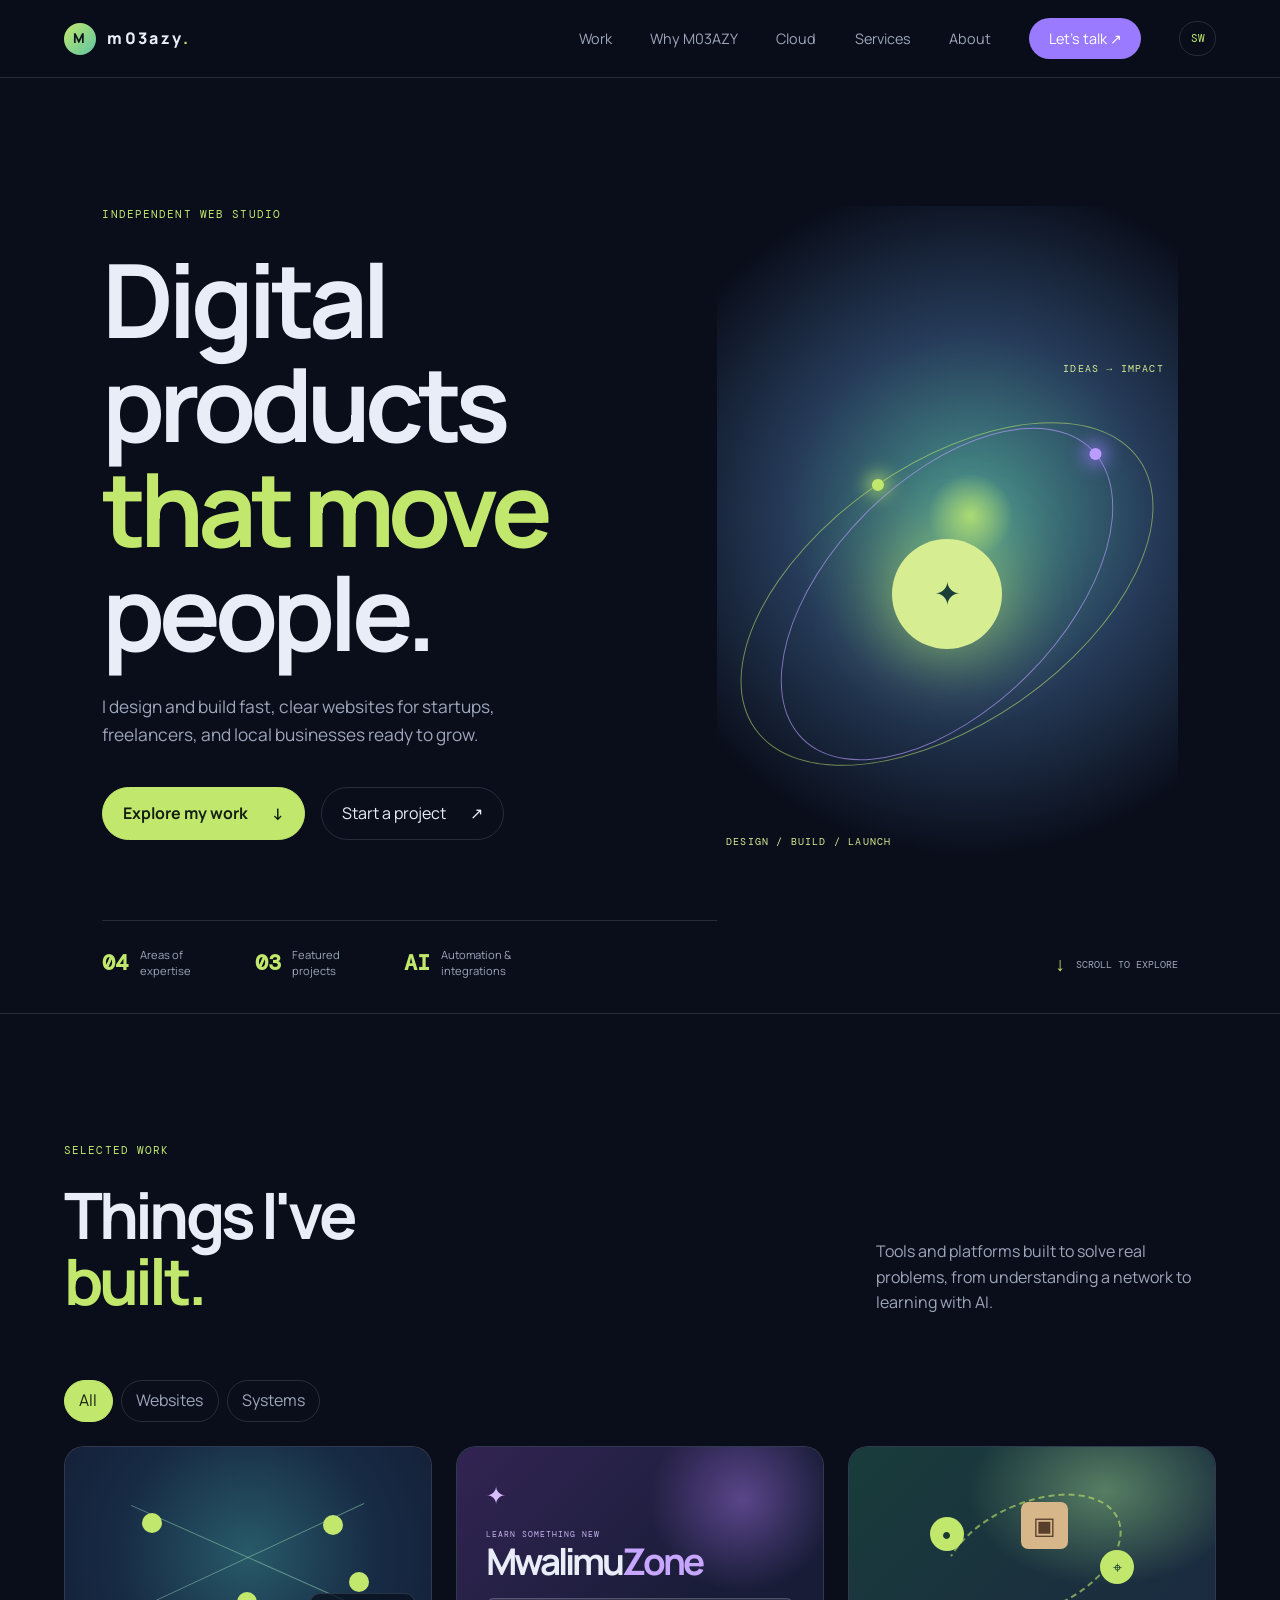
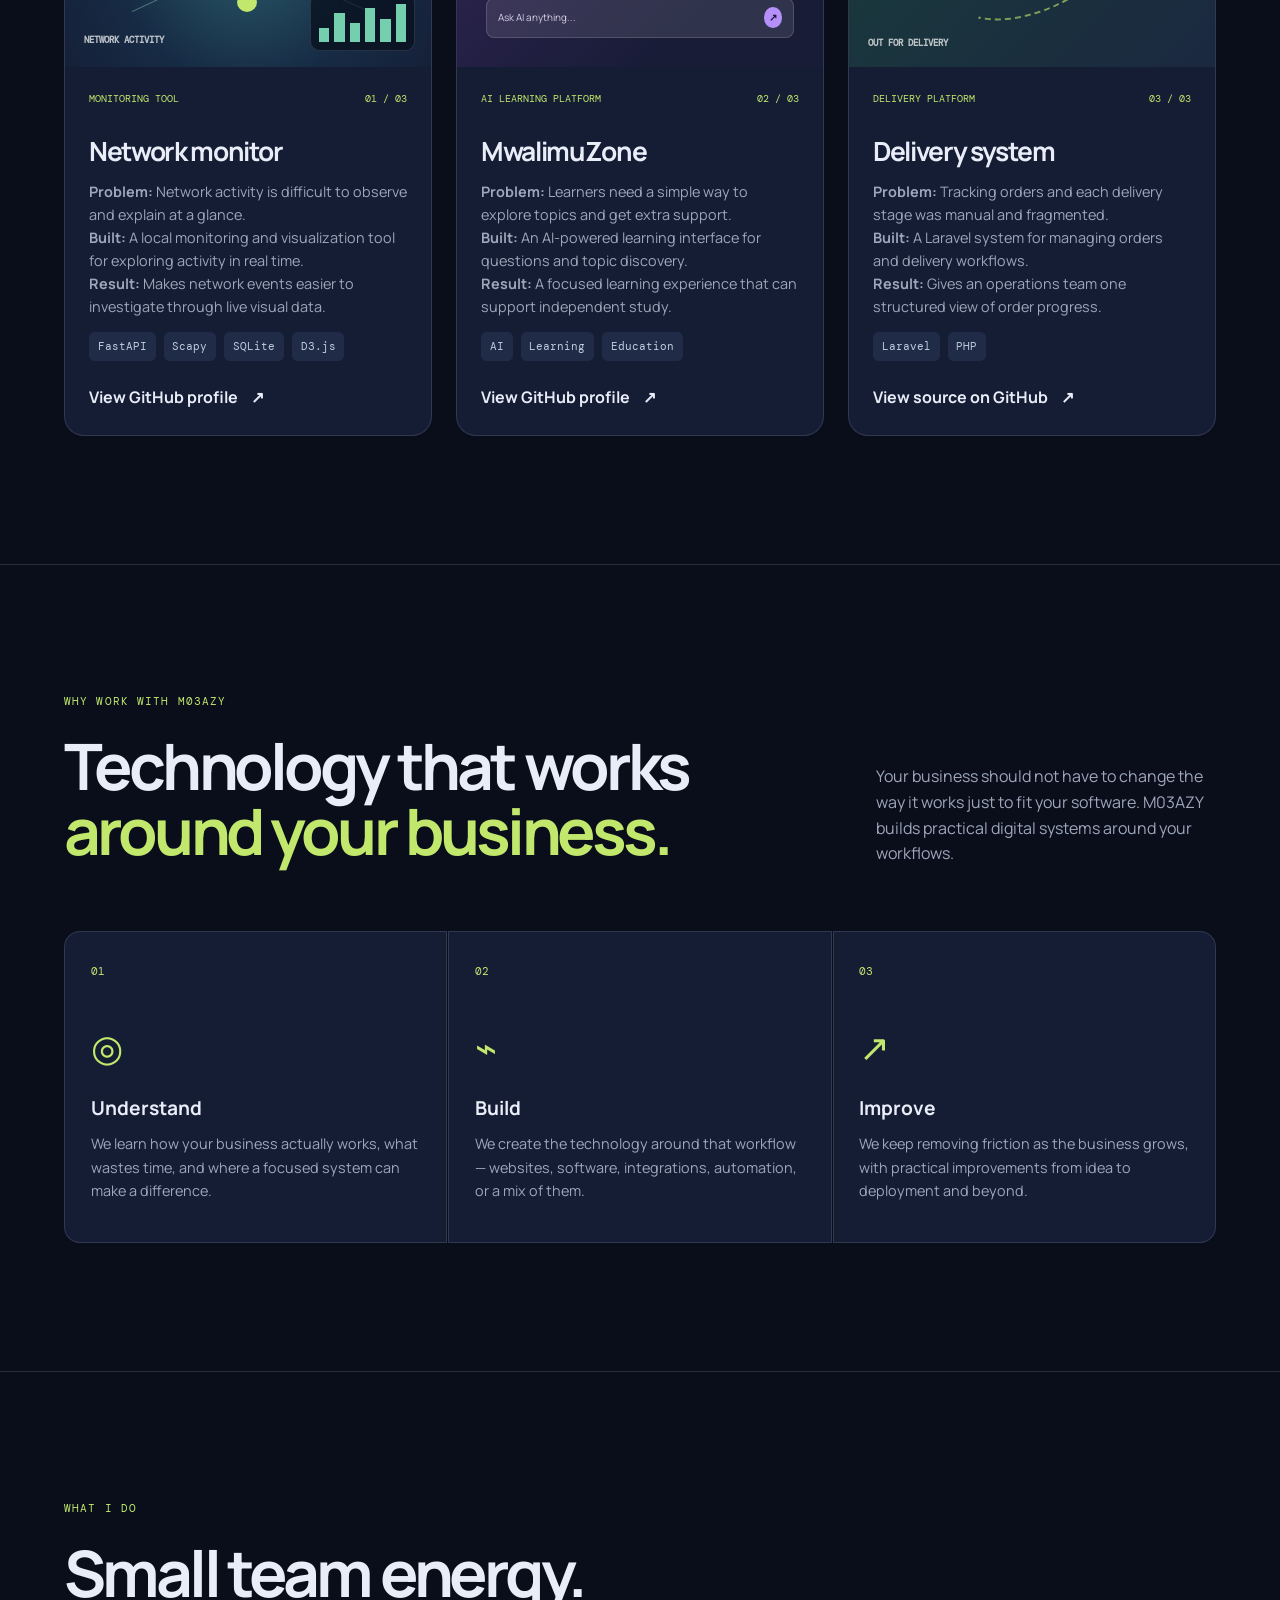
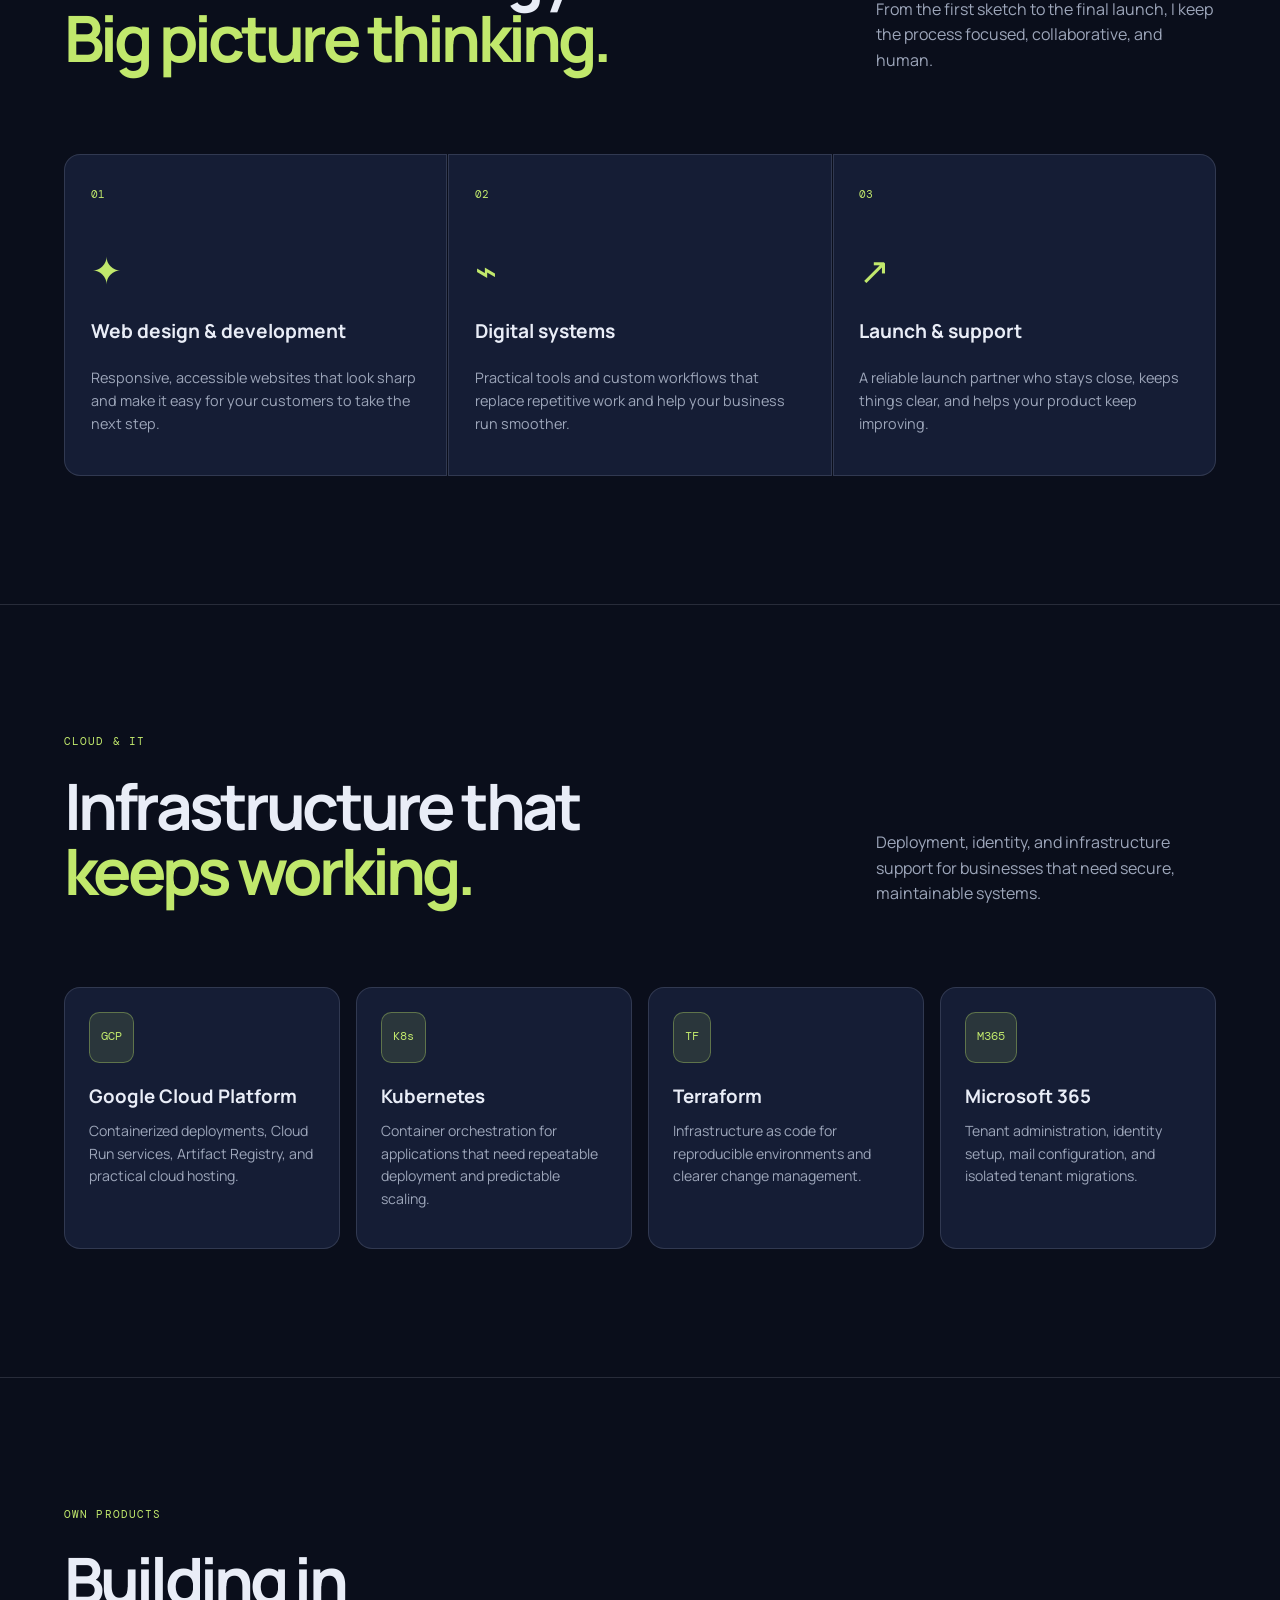
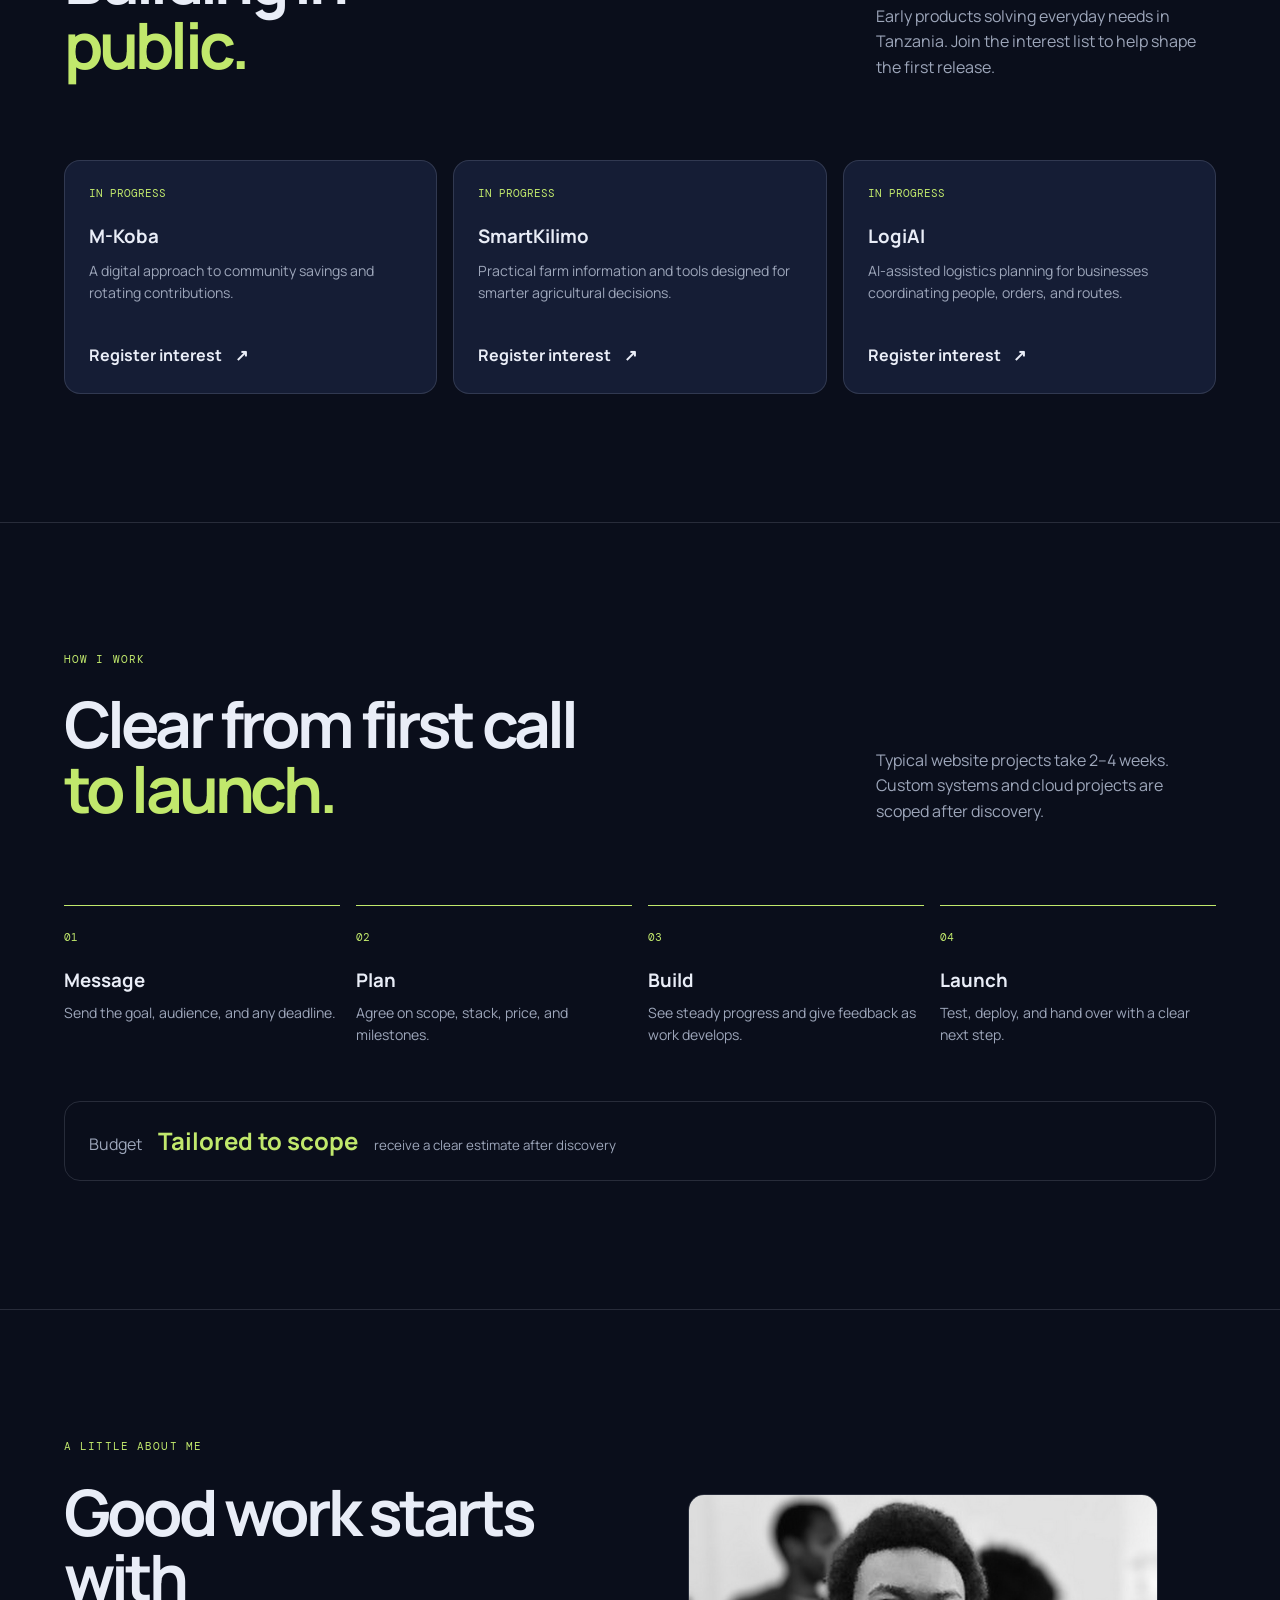
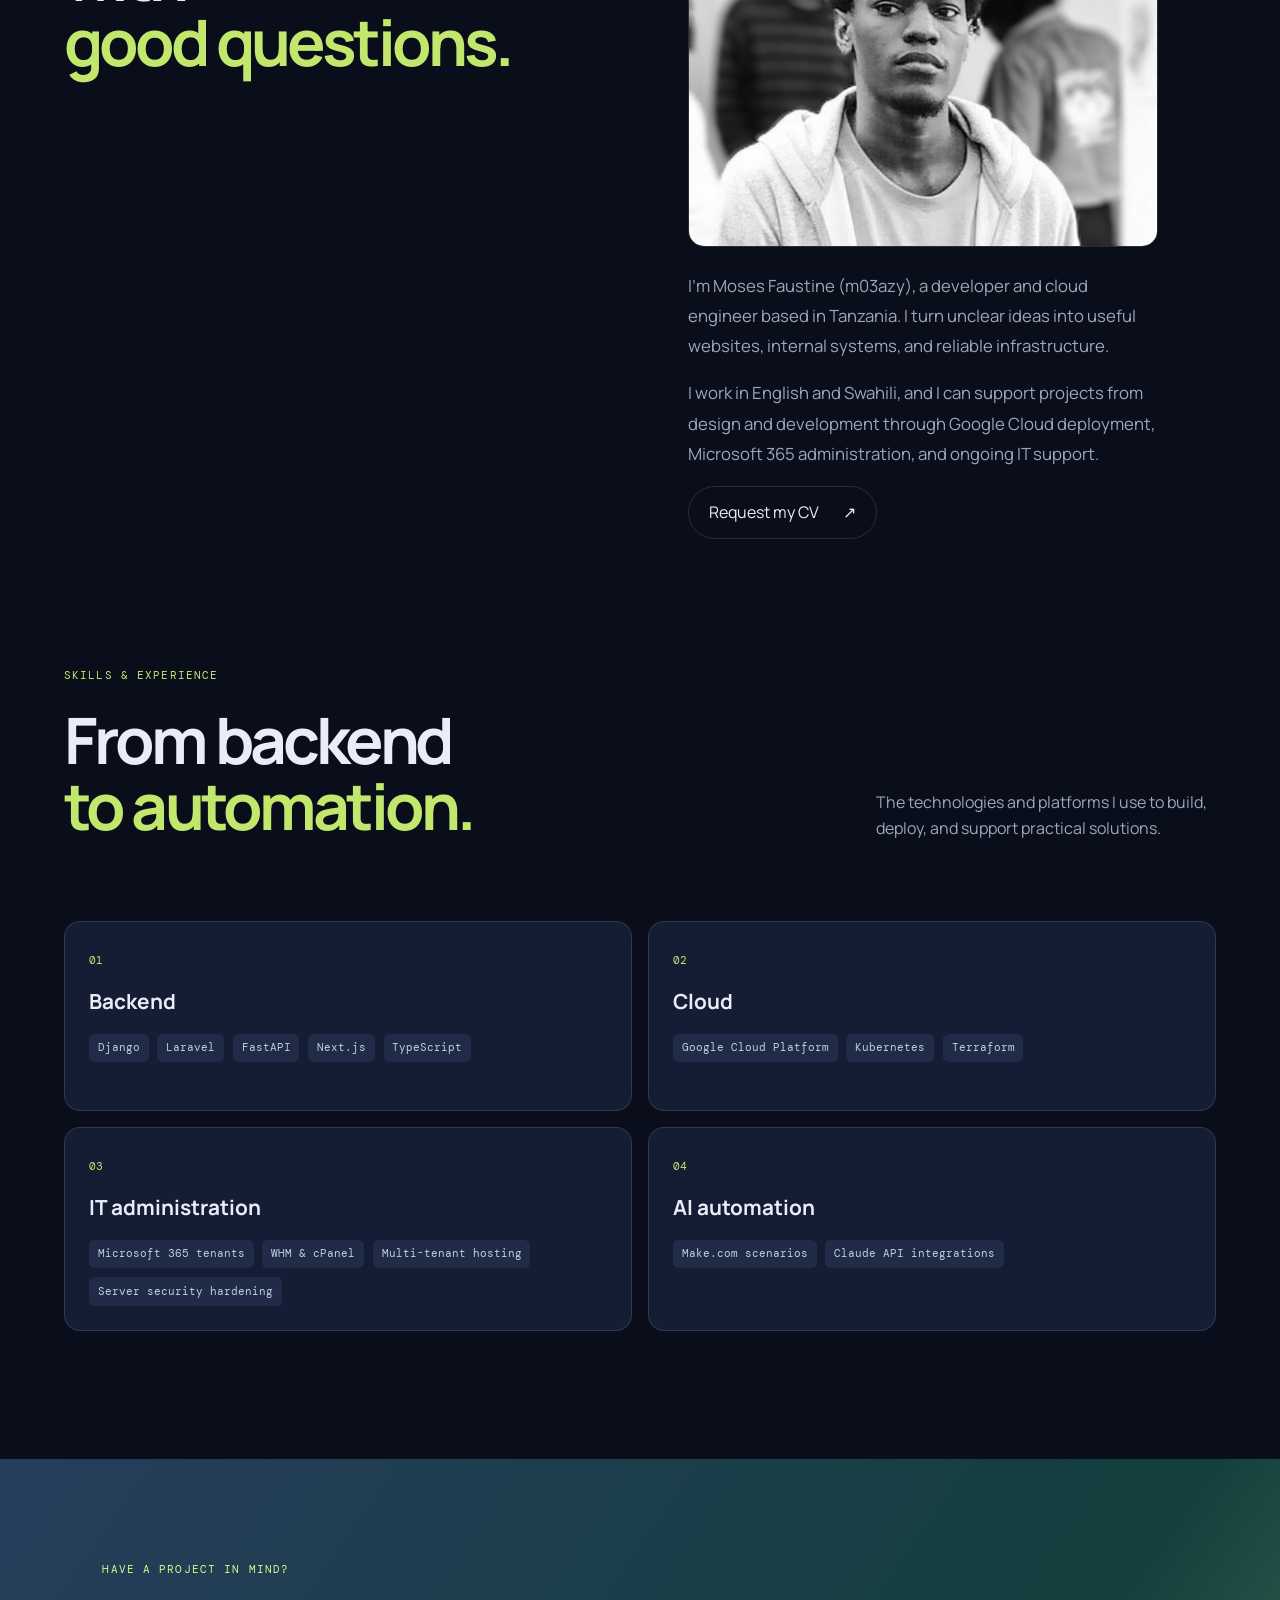
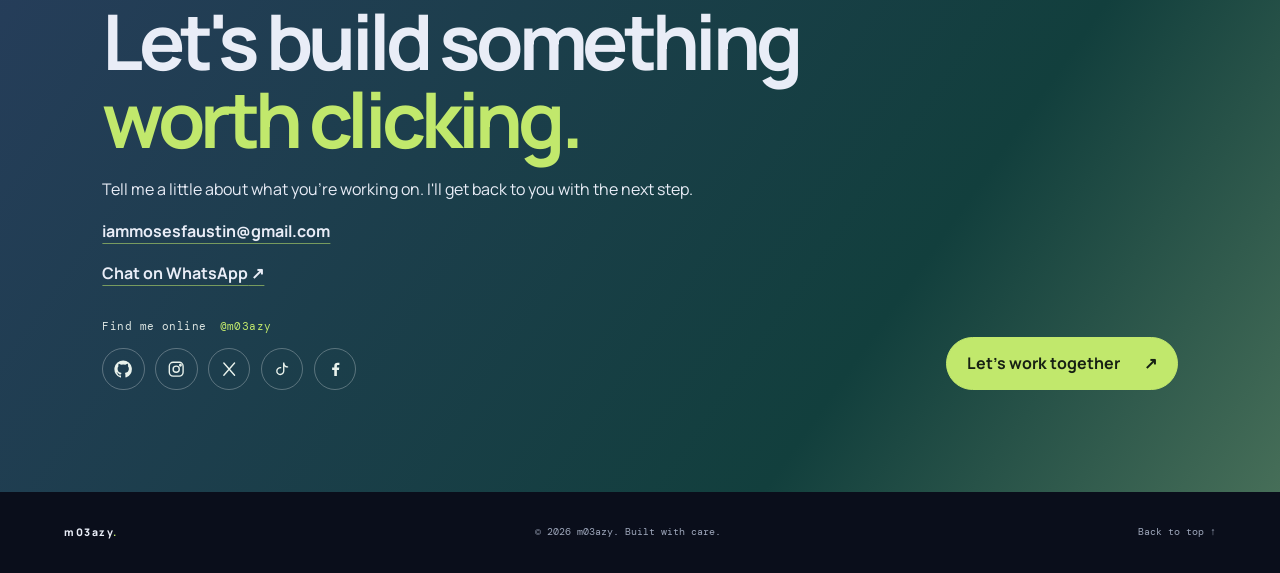
<file: index.html>
<!DOCTYPE html>
<html lang="en">
<head>
  <meta charset="UTF-8">
  <meta name="viewport" content="width=device-width, initial-scale=1.0">
  <meta name="description" content="m03azy builds fast, thoughtful websites and digital products for ambitious people and growing businesses.">
  <title>m03azy — Digital products that move your business forward</title>
  <meta property="og:title" content="Moses Faustine — Developer & Cloud Engineer">
  <meta property="og:description" content="Web development, cloud infrastructure, IT administration, and practical digital systems.">
  <meta property="og:type" content="website">
  <meta property="og:image" content="assets/headshot.jpg">
  <meta name="twitter:card" content="summary_large_image">
  <link rel="icon" href="assets/favicon.svg" type="image/svg+xml">
  <link rel="preconnect" href="https://fonts.googleapis.com">
  <link rel="preconnect" href="https://fonts.gstatic.com" crossorigin>
  <link href="https://fonts.googleapis.com/css2?family=DM+Mono:wght@400;500&family=Manrope:wght@400;500;600;700;800&display=swap" rel="stylesheet">
  <link rel="stylesheet" href="styles.css">
  <script src="assets/i18n.js" defer></script>
</head>
<body>
  <a class="skip-link" href="#main" data-i18n="skip">Skip to content</a>

  <header class="site-header">
    <a class="brand" href="#top" aria-label="m03azy home">
      <span class="brand-mark">M</span>
      <span>m03azy<span class="brand-dot">.</span></span>
    </a>
    <nav aria-label="Page sections">
      <a href="#work" data-i18n="nav.work">Work</a>
      <a href="#why" data-i18n="nav.why">Why M03AZY</a>
      <a href="#cloud" data-i18n="nav.cloud">Cloud</a>
      <a href="#services" data-i18n="nav.services">Services</a>
      <a href="#about" data-i18n="nav.about">About</a>
      <a href="contact.html" class="nav-cta"><span data-i18n="nav.contact">Let's talk</span> <span aria-hidden="true">↗</span></a>
      <button class="language-toggle" type="button" data-language-toggle aria-label="Switch to Swahili"><span data-language-label>EN</span></button>
    </nav>
  </header>

  <div id="top" class="hero">
    <div class="hero-copy">
      <p class="eyebrow" data-i18n="hero.eyebrow">Independent web studio <span class="eyebrow-line"></span></p>
      <h1 data-i18n="hero.title">Digital products<br><em>that move</em> people.</h1>
      <p class="hero-intro" data-i18n="hero.intro">I design and build fast, clear websites for startups, freelancers, and local businesses ready to grow.</p>
      <div class="hero-actions">
        <a class="button button-primary" href="#work"><span data-i18n="hero.work">Explore my work</span> <span aria-hidden="true">↓</span></a>
        <a class="button button-quiet" href="contact.html"><span data-i18n="hero.start">Start a project</span> <span aria-hidden="true">↗</span></a>
      </div>
      <ul class="stats" aria-label="Highlights">
        <li><strong>04</strong><span data-i18n="stats.expertise">Areas of<br>expertise</span></li>
        <li><strong>03</strong><span data-i18n="stats.projects">Featured<br>projects</span></li>
        <li><strong>AI</strong><span data-i18n="stats.ai">Automation &<br>integrations</span></li>
      </ul>
    </div>
    <div class="hero-art" aria-label="Abstract green and blue gradient artwork">
      <div class="art-orbit orbit-one"></div>
      <div class="art-orbit orbit-two"></div>
      <div class="art-core"><span>✦</span></div>
      <span class="art-label label-top">IDEAS → IMPACT</span>
      <span class="art-label label-bottom">DESIGN / BUILD / LAUNCH</span>
    </div>
    <a class="scroll-cue" href="#work" aria-label="Scroll to selected work"><span>↓</span> Scroll to explore</a>
  </div>

  <main id="main">
    <section id="work" class="section work-section">
      <div class="section-heading">
        <div>
          <p class="eyebrow" data-i18n="work.eyebrow">Selected work <span class="eyebrow-line"></span></p>
          <h2 data-i18n="work.title">Things I've<br><em>built.</em></h2>
        </div>
        <p class="section-lede" data-i18n="work.lede">Tools and platforms built to solve real problems, from understanding a network to learning with AI.</p>
      </div>
      <div class="filter-row" role="group" aria-label="Filter projects">
        <button class="filter-button active" type="button" data-filter="all" data-i18n="filters.all">All</button>
        <button class="filter-button" type="button" data-filter="web" data-i18n="filters.web">Websites</button>
        <button class="filter-button" type="button" data-filter="system" data-i18n="filters.system">Systems</button>
      </div>
      <div class="project-grid">
        <article class="project-card project-featured" data-category="system">
          <div class="project-visual visual-network" aria-hidden="true"><div class="network-node node-one"></div><div class="network-node node-two"></div><div class="network-node node-three"></div><div class="network-node node-four"></div><div class="network-chart"><span></span><span></span><span></span><span></span><span></span><span></span></div><b>NETWORK ACTIVITY</b></div>
          <div class="project-body">
            <div class="project-meta"><span>Monitoring tool</span><span>01 / 03</span></div>
            <h3>Network monitor</h3>
            <p data-i18n="project.network">Network activity is difficult to observe and explain at a glance.</p>
            <div class="tags"><span>FastAPI</span><span>Scapy</span><span>SQLite</span><span>D3.js</span></div>
            <a class="text-link" href="https://github.com/m03azy" target="_blank" rel="noopener noreferrer">View GitHub profile <span aria-hidden="true">↗</span></a>
          </div>
        </article>
        <article class="project-card" data-category="web">
          <div class="project-visual visual-mwalimu" aria-hidden="true"><span class="mwalimu-spark">✦</span><span class="mwalimu-label">LEARN SOMETHING NEW</span><strong>Mwalimu<span>Zone</span></strong><div class="mwalimu-prompt">Ask AI anything... <b>↗</b></div></div>
          <div class="project-body">
            <div class="project-meta"><span>AI learning platform</span><span>02 / 03</span></div>
            <h3>MwalimuZone</h3>
            <p data-i18n="project.mwalimu">Learners need a simple way to explore topics and get extra support.</p>
            <div class="tags"><span>AI</span><span>Learning</span><span>Education</span></div>
            <a class="text-link" href="https://github.com/m03azy" target="_blank" rel="noopener noreferrer">View GitHub profile <span aria-hidden="true">↗</span></a>
          </div>
        </article>
        <article class="project-card" data-category="system">
          <div class="project-visual visual-delivery" aria-hidden="true"><span class="delivery-path"></span><span class="delivery-pin pin-start">●</span><span class="delivery-pin pin-end">⌖</span><span class="delivery-package">▣</span><b>OUT FOR DELIVERY</b></div>
          <div class="project-body">
            <div class="project-meta"><span>Delivery platform</span><span>03 / 03</span></div>
            <h3>Delivery system</h3>
            <p data-i18n="project.delivery">Tracking orders and each delivery stage was manual and fragmented.</p>
            <div class="tags"><span>Laravel</span><span>PHP</span></div>
            <a class="text-link" href="https://github.com/m03azy/productdelivery" target="_blank" rel="noopener noreferrer">View source on GitHub <span aria-hidden="true">↗</span></a>
          </div>
        </article>
      </div>
    </section>

    <section id="why" class="section why-section">
      <div class="why-intro">
        <div>
          <p class="eyebrow" data-i18n="why.eyebrow">Why work with M03AZY <span class="eyebrow-line"></span></p>
          <h2 data-i18n="why.title">Technology that works<br><em>around your business.</em></h2>
        </div>
        <p class="section-lede" data-i18n="why.lede">Your business should not have to change the way it works just to fit your software. M03AZY builds practical digital systems around your workflows.</p>
      </div>
      <div class="why-grid">
        <article>
          <span class="why-number">01</span>
          <div class="why-icon" aria-hidden="true">◎</div>
          <h3 data-i18n="why.understand.title">Understand</h3>
          <p data-i18n="why.understand.text">We learn how your business actually works, what wastes time, and where a focused system can make a difference.</p>
        </article>
        <article>
          <span class="why-number">02</span>
          <div class="why-icon" aria-hidden="true">⌁</div>
          <h3 data-i18n="why.build.title">Build</h3>
          <p data-i18n="why.build.text">We create the technology around that workflow — websites, software, integrations, automation, or a mix of them.</p>
        </article>
        <article>
          <span class="why-number">03</span>
          <div class="why-icon" aria-hidden="true">↗</div>
          <h3 data-i18n="why.improve.title">Improve</h3>
          <p data-i18n="why.improve.text">We keep removing friction as the business grows, with practical improvements from idea to deployment and beyond.</p>
        </article>
      </div>
    </section>

    <section id="services" class="section services-section">
      <div class="section-heading compact">
        <div>
          <p class="eyebrow" data-i18n="services.eyebrow">What I do <span class="eyebrow-line"></span></p>
          <h2 data-i18n="services.title">Small team energy.<br><em>Big picture thinking.</em></h2>
        </div>
        <p class="section-lede">From the first sketch to the final launch, I keep the process focused, collaborative, and human.</p>
      </div>
      <div class="service-grid">
        <article><span class="service-number">01</span><div class="service-icon">✦</div><h3 data-i18n="services.web.title">Web design & development</h3><p data-i18n="services.web.text">Responsive, accessible websites that look sharp and make it easy for your customers to take the next step.</p></article>
        <article><span class="service-number">02</span><div class="service-icon">⌁</div><h3 data-i18n="services.system.title">Digital systems</h3><p data-i18n="services.system.text">Practical tools and custom workflows that replace repetitive work and help your business run smoother.</p></article>
        <article><span class="service-number">03</span><div class="service-icon">↗</div><h3 data-i18n="services.launch.title">Launch & support</h3><p data-i18n="services.launch.text">A reliable launch partner who stays close, keeps things clear, and helps your product keep improving.</p></article>
      </div>
    </section>

    <section id="cloud" class="section cloud-section">
      <div class="section-heading compact">
        <div><p class="eyebrow" data-i18n="cloud.eyebrow">Cloud & IT <span class="eyebrow-line"></span></p><h2 data-i18n="cloud.title">Infrastructure that<br><em>keeps working.</em></h2></div>
        <p class="section-lede" data-i18n="cloud.lede">Deployment, identity, and infrastructure support for businesses that need secure, maintainable systems.</p>
      </div>
      <div class="cloud-grid">
        <article><span class="cloud-icon">GCP</span><h3>Google Cloud Platform</h3><p data-i18n="cloud.gcp">Containerized deployments, Cloud Run services, Artifact Registry, and practical cloud hosting.</p></article>
        <article><span class="cloud-icon">K8s</span><h3>Kubernetes</h3><p data-i18n="cloud.k8s">Container orchestration for applications that need repeatable deployment and predictable scaling.</p></article>
        <article><span class="cloud-icon">TF</span><h3>Terraform</h3><p data-i18n="cloud.tf">Infrastructure as code for reproducible environments and clearer change management.</p></article>
        <article><span class="cloud-icon">M365</span><h3>Microsoft 365</h3><p data-i18n="cloud.m365">Tenant administration, identity setup, mail configuration, and isolated tenant migrations.</p></article>
      </div>
    </section>

    <section id="products" class="section products-section">
      <div class="section-heading compact">
        <div><p class="eyebrow" data-i18n="products.eyebrow">Own products <span class="eyebrow-line"></span></p><h2 data-i18n="products.title">Building in<br><em>public.</em></h2></div>
        <p class="section-lede" data-i18n="products.lede">Early products solving everyday needs in Tanzania. Join the interest list to help shape the first release.</p>
      </div>
      <div class="product-grid">
        <article><div class="product-status" data-i18n="products.status">In progress</div><h3>M-Koba</h3><p data-i18n="products.mkoba">A digital approach to community savings and rotating contributions.</p><a class="text-link" href="contact.html?interest=m-koba"><span data-i18n="products.register">Register interest</span> <span aria-hidden="true">↗</span></a></article>
        <article><div class="product-status" data-i18n="products.status">In progress</div><h3>SmartKilimo</h3><p data-i18n="products.smartkilimo">Practical farm information and tools designed for smarter agricultural decisions.</p><a class="text-link" href="contact.html?interest=smartkilimo"><span data-i18n="products.register">Register interest</span> <span aria-hidden="true">↗</span></a></article>
        <article><div class="product-status" data-i18n="products.status">In progress</div><h3>LogiAI</h3><p data-i18n="products.logiai">AI-assisted logistics planning for businesses coordinating people, orders, and routes.</p><a class="text-link" href="contact.html?interest=logiai"><span data-i18n="products.register">Register interest</span> <span aria-hidden="true">↗</span></a></article>
      </div>
    </section>

    <section id="process" class="section process-section">
      <div class="section-heading compact">
        <div><p class="eyebrow" data-i18n="process.eyebrow">How I work <span class="eyebrow-line"></span></p><h2 data-i18n="process.title">Clear from first call<br><em>to launch.</em></h2></div>
        <p class="section-lede" data-i18n="process.lede">Typical website projects take 2–4 weeks. Custom systems and cloud projects are scoped after discovery.</p>
      </div>
      <ol class="process-grid">
        <li><span>01</span><h3 data-i18n="process.message">Message</h3><p data-i18n="process.message.text">Send the goal, audience, and any deadline.</p></li>
        <li><span>02</span><h3 data-i18n="process.plan">Plan</h3><p data-i18n="process.plan.text">Agree on scope, stack, price, and milestones.</p></li>
        <li><span>03</span><h3 data-i18n="process.build">Build</h3><p data-i18n="process.build.text">See steady progress and give feedback as work develops.</p></li>
        <li><span>04</span><h3 data-i18n="process.launch">Launch</h3><p data-i18n="process.launch.text">Test, deploy, and hand over with a clear next step.</p></li>
      </ol>
      <p class="starting-price"><span data-i18n="process.budget">Budget</span><strong data-i18n="process.scope">Tailored to scope</strong><small data-i18n="process.estimate">receive a clear estimate after discovery</small></p>
    </section>

    <section id="about" class="section about-section">
      <div class="about-statement"><p class="eyebrow" data-i18n="about.eyebrow">A little about me <span class="eyebrow-line"></span></p><h2 data-i18n="about.title">Good work starts with<br><em>good questions.</em></h2></div>
      <div class="about-copy">
        <div class="headshot-frame"><img src="assets/headshot.jpg" alt="Moses Faustine" width="1600" height="1200"></div>
        <p data-i18n="about.text1">I'm Moses Faustine (m03azy), a developer and cloud engineer based in Tanzania. I turn unclear ideas into useful websites, internal systems, and reliable infrastructure.</p>
        <p data-i18n="about.text2">I work in English and Swahili, and I can support projects from design and development through Google Cloud deployment, Microsoft 365 administration, and ongoing IT support.</p>
        <a class="button button-quiet" href="contact.html?subject=cv"><span data-i18n="about.cv">Request my CV</span> <span aria-hidden="true">↗</span></a>
      </div>
    </section>

    <section id="skills" class="section stack-section">
      <div class="section-heading compact">
        <div><p class="eyebrow" data-i18n="skills.eyebrow">Skills & experience <span class="eyebrow-line"></span></p><h2 data-i18n="skills.title">From backend<br><em>to automation.</em></h2></div>
        <p class="section-lede" data-i18n="skills.lede">The technologies and platforms I use to build, deploy, and support practical solutions.</p>
      </div>
      <div class="skills-grid">
        <article class="skill-card"><span class="service-number">01</span><h3>Backend</h3><div class="tags"><span>Django</span><span>Laravel</span><span>FastAPI</span><span>Next.js</span><span>TypeScript</span></div></article>
        <article class="skill-card"><span class="service-number">02</span><h3>Cloud</h3><div class="tags"><span>Google Cloud Platform</span><span>Kubernetes</span><span>Terraform</span></div></article>
        <article class="skill-card"><span class="service-number">03</span><h3>IT administration</h3><div class="tags"><span>Microsoft 365 tenants</span><span>WHM &amp; cPanel</span><span>Multi-tenant hosting</span><span>Server security hardening</span></div></article>
        <article class="skill-card"><span class="service-number">04</span><h3>AI automation</h3><div class="tags"><span>Make.com scenarios</span><span>Claude API integrations</span></div></article>
      </div>
    </section>

    <section class="contact-section">
      <div><p class="eyebrow" data-i18n="contact.eyebrow">Have a project in mind? <span class="eyebrow-line"></span></p><h2 data-i18n="contact.title">Let's build something<br><em>worth clicking.</em></h2><p data-i18n="contact.text">Tell me a little about what you're working on. I'll get back to you with the next step.</p>
        <a class="contact-direct" href="mailto:iammosesfaustin@gmail.com">iammosesfaustin@gmail.com</a>
        <a class="contact-direct" href="https://wa.me/255711429059?text=Hi%20Moses%2C%20I%27d%20like%20to%20discuss%20a%20project." target="_blank" rel="noopener noreferrer"><span data-i18n="contact.whatsapp">Chat on WhatsApp</span> ↗</a>
        <div class="social-block">
          <p class="social-label">Find me online <span>@m03azy</span></p>
          <ul class="social-links" aria-label="Social profiles">
            <li><a class="social-link" href="https://github.com/m03azy" target="_blank" rel="noopener noreferrer" aria-label="GitHub — m03azy"><svg viewBox="0 0 24 24" aria-hidden="true"><path d="M12 .5a11.5 11.5 0 0 0-3.64 22.41c.58.11.79-.25.79-.56v-2.2c-3.22.7-3.9-1.36-3.9-1.36-.53-1.35-1.29-1.71-1.29-1.71-1.05-.72.08-.71.08-.71 1.16.08 1.77 1.19 1.77 1.19 1.04 1.77 2.73 1.26 3.4.96.1-.75.4-1.27.74-1.56-2.57-.29-5.27-1.29-5.27-5.73 0-1.27.45-2.3 1.19-3.11-.12-.3-.52-1.47.11-3.06 0 0 .98-.31 3.16 1.19a10.95 10.95 0 0 1 5.76 0c2.18-1.5 3.16-1.19 3.16-1.19.63 1.59.23 2.76.11 3.06.74.81 1.19 1.84 1.19 3.11 0 4.45-2.71 5.44-5.29 5.73.42.36.79 1.06.79 2.14v3.18c0 .31.21.68.8.56A11.5 11.5 0 0 0 12 .5z"/></svg></a></li>
            <li><a class="social-link" href="https://www.instagram.com/m03azy/" target="_blank" rel="noopener noreferrer" aria-label="Instagram — m03azy"><svg viewBox="0 0 24 24" aria-hidden="true"><rect x="3" y="3" width="18" height="18" rx="5"></rect><circle cx="12" cy="12" r="4"></circle><circle class="icon-fill" cx="17.5" cy="6.8" r="1"></circle></svg></a></li>
            <li><a class="social-link" href="https://x.com/m03azy" target="_blank" rel="noopener noreferrer" aria-label="X — m03azy"><svg viewBox="0 0 24 24" aria-hidden="true"><path d="M5 4l14 16M19 4 5 20"></path></svg></a></li>
            <li><a class="social-link" href="https://www.tiktok.com/@m03azy" target="_blank" rel="noopener noreferrer" aria-label="TikTok — m03azy"><svg viewBox="0 0 24 24" aria-hidden="true"><path d="M14 4v10.5a4.5 4.5 0 1 1-4-4.47M14 4c.5 3 2.5 5 5 5"></path></svg></a></li>
            <li><a class="social-link" href="https://www.facebook.com/m03azy" target="_blank" rel="noopener noreferrer" aria-label="Facebook — m03azy"><svg viewBox="0 0 24 24" aria-hidden="true"><path d="M14.2 21v-8h2.7l.4-3.1h-3.1V8c0-.9.3-1.5 1.6-1.5h1.7V3.7c-.3 0-1.3-.1-2.5-.1-2.5 0-4.2 1.5-4.2 4.3v2H8v3.1h2.8v8z"></path></svg></a></li>
          </ul>
        </div>
      </div>
      <a class="button button-light" href="contact.html"><span data-i18n="contact.button">Let's work together</span> <span aria-hidden="true">↗</span></a>
    </section>
  </main>

  <footer><span>m03azy<span class="brand-dot">.</span></span><span>© <script>document.write(new Date().getFullYear())</script> m03azy. Built with care.</span><a href="#top">Back to top ↑</a></footer>
  <script>
    const buttons = document.querySelectorAll('.filter-button');
    const projects = document.querySelectorAll('.project-card');
    buttons.forEach((button) => button.addEventListener('click', () => {
      buttons.forEach((item) => item.classList.remove('active'));
      button.classList.add('active');
      const filter = button.dataset.filter;
      projects.forEach((project) => {
        project.hidden = filter !== 'all' && project.dataset.category !== filter;
      });
    }));
  </script>
</body>
</html>
</file>
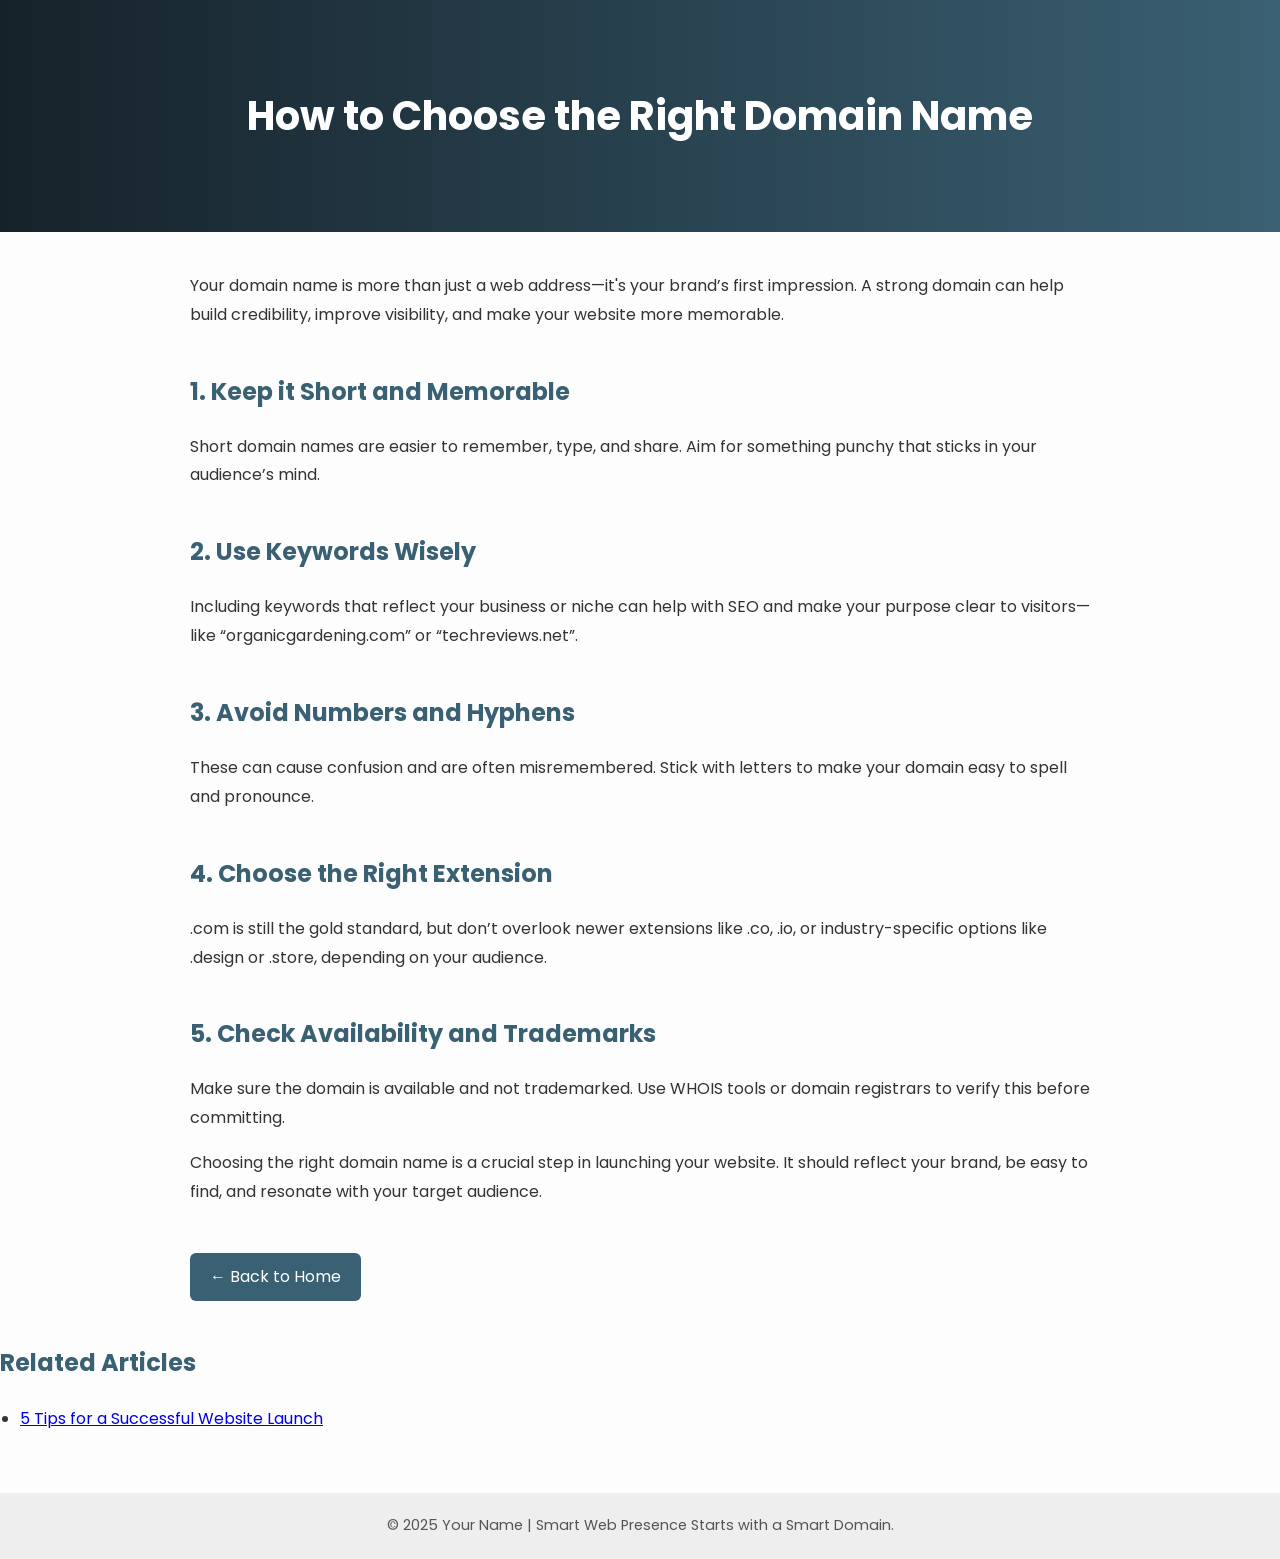
<file: choose-domain-name.html>
<!DOCTYPE html>
<html lang="en">
<head>
  <meta charset="UTF-8" />
  <meta name="viewport" content="width=device-width, initial-scale=1.0"/>
  <title>How to Choose the Right Domain Name</title>
  <link href="https://fonts.googleapis.com/css2?family=Poppins:wght@400;600&display=swap" rel="stylesheet"/>
  <style>
    body {
      margin: 0;
      font-family: 'Poppins', sans-serif;
      background: #fdfdfd;
      color: #333;
      line-height: 1.8;
    }

    header {
      background: linear-gradient(to right, #16222a, #3a6073);
      color: white;
      text-align: center;
      padding: 80px 20px;
    }

    header h1 {
      margin: 0;
      font-size: 2.5rem;
    }

    .container {
      max-width: 900px;
      margin: 40px auto;
      padding: 0 20px;
    }

    h2 {
      color: #3a6073;
      margin-top: 40px;
    }

    ul {
      padding-left: 20px;
    }

    li {
      margin-bottom: 10px;
    }

    .section {
      margin-top: 20px;
    }

    footer {
      text-align: center;
      padding: 20px;
      font-size: 0.9rem;
      background: #eee;
      color: #555;
      margin-top: 60px;
    }

    a.button {
      display: inline-block;
      margin-top: 30px;
      text-decoration: none;
      padding: 10px 20px;
      background: #3a6073;
      color: #fff;
      border-radius: 6px;
      transition: background 0.3s;
    }

    a.button:hover {
      background: #2b4b5f;
    }
  </style>
</head>
<body>

  <header>
    <h1>How to Choose the Right Domain Name</h1>
  </header>

  <div class="container">
    <p>Your domain name is more than just a web address—it's your brand’s first impression. A strong domain can help build credibility, improve visibility, and make your website more memorable.</p>

    <div class="section">
      <h2>1. Keep it Short and Memorable</h2>
      <p>Short domain names are easier to remember, type, and share. Aim for something punchy that sticks in your audience’s mind.</p>
    </div>

    <div class="section">
      <h2>2. Use Keywords Wisely</h2>
      <p>Including keywords that reflect your business or niche can help with SEO and make your purpose clear to visitors—like “organicgardening.com” or “techreviews.net”.</p>
    </div>

    <div class="section">
      <h2>3. Avoid Numbers and Hyphens</h2>
      <p>These can cause confusion and are often misremembered. Stick with letters to make your domain easy to spell and pronounce.</p>
    </div>

    <div class="section">
      <h2>4. Choose the Right Extension</h2>
      <p>.com is still the gold standard, but don’t overlook newer extensions like .co, .io, or industry-specific options like .design or .store, depending on your audience.</p>
    </div>

    <div class="section">
      <h2>5. Check Availability and Trademarks</h2>
      <p>Make sure the domain is available and not trademarked. Use WHOIS tools or domain registrars to verify this before committing.</p>
    </div>

    <p>Choosing the right domain name is a crucial step in launching your website. It should reflect your brand, be easy to find, and resonate with your target audience.</p>

    <a href="index.html" class="button">← Back to Home</a>
  </div>

    <section id="related-articles">
  <h2>Related Articles</h2>
  <ul id="recommendations"></ul>
</section>

<script>
  const allArticles = [
    { title: "5 Tips for a Successful Website Launch", tags: ["launch", "planning", "strategy"], url: "launch.html" },
    { title: "The Importance of Mobile Optimization", tags: ["mobile", "optimization", "UX"], url: "mobile.html" },
    { title: "How to Choose the Right Domain Name", tags: ["domain", "branding", "strategy"], url: "domain.html" }
  ];

  // Set these based on current article's topic
  const currentTags = ["launch"]; // e.g., for "launch.html"

  const recommendations = allArticles
    .filter(article => article.tags.some(tag => currentTags.includes(tag)))
    .filter(article => !window.location.href.includes(article.url));

  document.getElementById("recommendations").innerHTML =
    recommendations.length > 0
      ? recommendations.map(a => `<li><a href="${a.url}">${a.title}</a></li>`).join("")
      : "<li>No related articles found.</li>";
</script>


  <footer>
    &copy; 2025 Your Name | Smart Web Presence Starts with a Smart Domain.
  </footer>

</body>
</html>
</file>
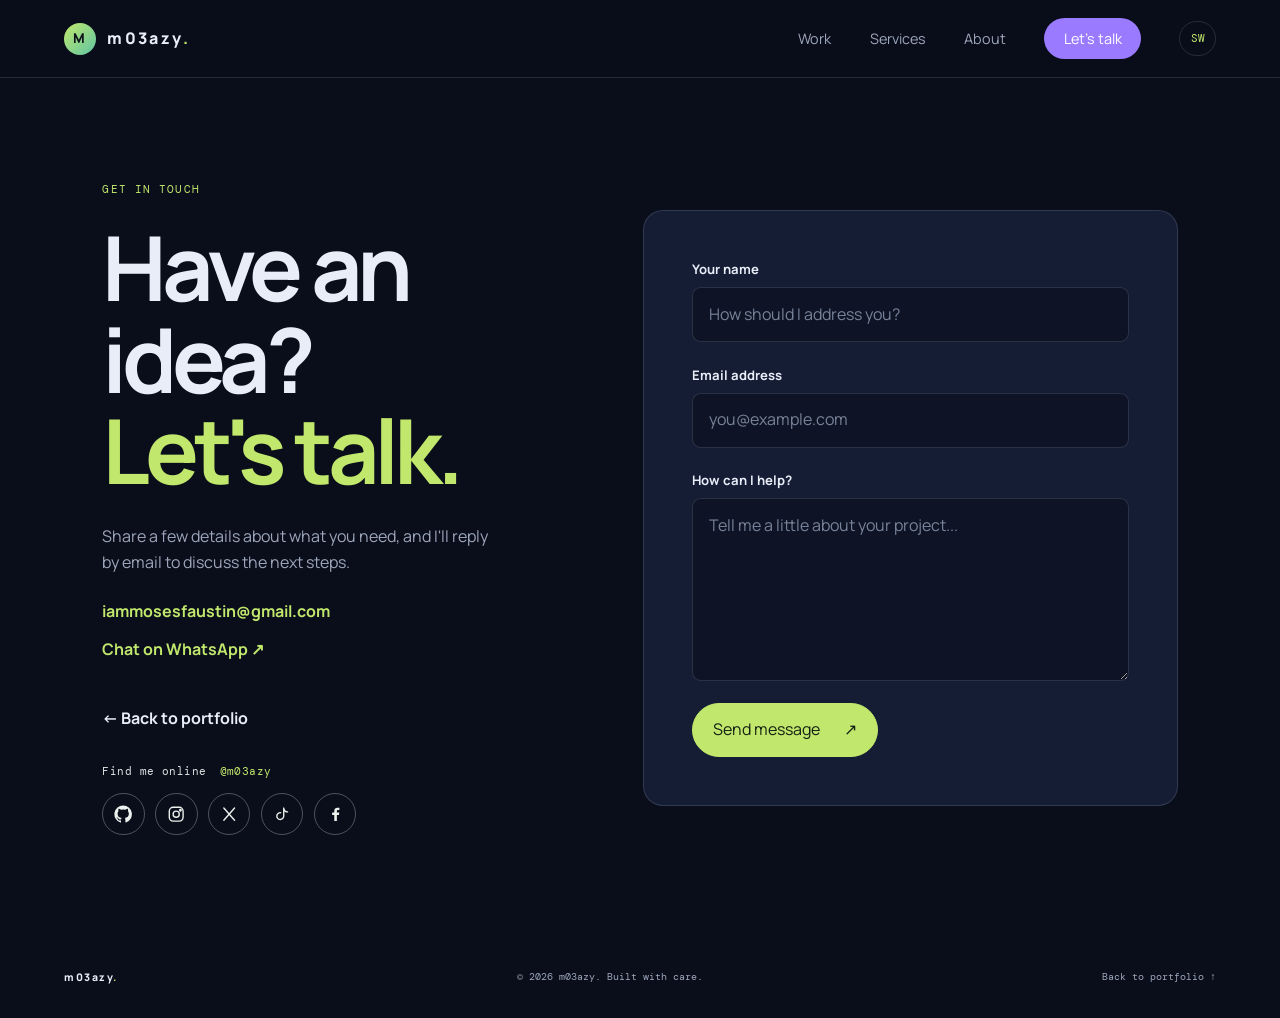
<file: contact.html>
<!DOCTYPE html>
<html lang="en">
<head>
  <meta charset="UTF-8">
  <meta name="viewport" content="width=device-width, initial-scale=1.0">
  <meta name="description" content="Contact m03azy about your website, software, or automation project.">
  <title>Contact m03azy — Let's build something</title>
  <meta property="og:title" content="Contact Moses Faustine">
  <meta property="og:description" content="Start a web, cloud, IT, or automation project with m03azy.">
  <meta property="og:type" content="website">
  <meta property="og:image" content="assets/headshot.jpg">
  <link rel="icon" href="assets/favicon.svg" type="image/svg+xml">
  <link rel="preconnect" href="https://fonts.googleapis.com">
  <link rel="preconnect" href="https://fonts.gstatic.com" crossorigin>
  <link href="https://fonts.googleapis.com/css2?family=DM+Mono:wght@400;500&family=Manrope:wght@400;500;600;700;800&display=swap" rel="stylesheet">
  <link rel="stylesheet" href="styles.css">
  <script src="assets/i18n.js" defer></script>
</head>
<body>
  <a class="skip-link" href="#main" data-i18n="skip">Skip to content</a>

  <header class="site-header">
    <a class="brand" href="index.html" aria-label="m03azy home">
      <span class="brand-mark">M</span>
      <span>m03azy<span class="brand-dot">.</span></span>
    </a>
    <nav aria-label="Page sections">
      <a href="index.html#work" data-i18n="nav.work">Work</a>
      <a href="index.html#services" data-i18n="nav.services">Services</a>
      <a href="index.html#about" data-i18n="nav.about">About</a>
      <a href="contact.html" class="nav-cta" aria-current="page" data-i18n="nav.contact">Contact</a>
      <button class="language-toggle" type="button" data-language-toggle aria-label="Switch to Swahili"><span data-language-label>EN</span></button>
    </nav>
  </header>

  <main id="main" class="contact-page">
    <section class="contact-page-intro">
      <p class="eyebrow" data-i18n="contactPage.eyebrow">Get in touch <span class="eyebrow-line"></span></p>
      <h1 data-i18n="contactPage.title">Have an idea?<br><em>Let's talk.</em></h1>
      <p data-i18n="contactPage.intro">Share a few details about what you need, and I'll reply by email to discuss the next steps.</p>
      <div class="direct-contact">
        <a href="mailto:iammosesfaustin@gmail.com">iammosesfaustin@gmail.com</a>
        <a href="https://wa.me/255711429059?text=Hi%20Moses%2C%20I%27d%20like%20to%20discuss%20a%20project." target="_blank" rel="noopener noreferrer"><span data-i18n="contact.whatsapp">Chat on WhatsApp</span> ↗</a>
      </div>
      <a class="text-link" href="index.html" data-i18n="contactPage.back">← Back to portfolio</a>
      <div class="social-block">
        <p class="social-label">Find me online <span>@m03azy</span></p>
        <ul class="social-links" aria-label="Social profiles">
          <li><a class="social-link" href="https://github.com/m03azy" target="_blank" rel="noopener noreferrer" aria-label="GitHub — m03azy"><svg viewBox="0 0 24 24" aria-hidden="true"><path d="M12 .5a11.5 11.5 0 0 0-3.64 22.41c.58.11.79-.25.79-.56v-2.2c-3.22.7-3.9-1.36-3.9-1.36-.53-1.35-1.29-1.71-1.29-1.71-1.05-.72.08-.71.08-.71 1.16.08 1.77 1.19 1.77 1.19 1.04 1.77 2.73 1.26 3.4.96.1-.75.4-1.27.74-1.56-2.57-.29-5.27-1.29-5.27-5.73 0-1.27.45-2.3 1.19-3.11-.12-.3-.52-1.47.11-3.06 0 0 .98-.31 3.16 1.19a10.95 10.95 0 0 1 5.76 0c2.18-1.5 3.16-1.19 3.16-1.19.63 1.59.23 2.76.11 3.06.74.81 1.19 1.84 1.19 3.11 0 4.45-2.71 5.44-5.29 5.73.42.36.79 1.06.79 2.14v3.18c0 .31.21.68.8.56A11.5 11.5 0 0 0 12 .5z"/></svg></a></li>
          <li><a class="social-link" href="https://www.instagram.com/m03azy/" target="_blank" rel="noopener noreferrer" aria-label="Instagram — m03azy"><svg viewBox="0 0 24 24" aria-hidden="true"><rect x="3" y="3" width="18" height="18" rx="5"></rect><circle cx="12" cy="12" r="4"></circle><circle class="icon-fill" cx="17.5" cy="6.8" r="1"></circle></svg></a></li>
          <li><a class="social-link" href="https://x.com/m03azy" target="_blank" rel="noopener noreferrer" aria-label="X — m03azy"><svg viewBox="0 0 24 24" aria-hidden="true"><path d="M5 4l14 16M19 4 5 20"></path></svg></a></li>
          <li><a class="social-link" href="https://www.tiktok.com/@m03azy" target="_blank" rel="noopener noreferrer" aria-label="TikTok — m03azy"><svg viewBox="0 0 24 24" aria-hidden="true"><path d="M14 4v10.5a4.5 4.5 0 1 1-4-4.47M14 4c.5 3 2.5 5 5 5"></path></svg></a></li>
          <li><a class="social-link" href="https://www.facebook.com/m03azy" target="_blank" rel="noopener noreferrer" aria-label="Facebook — m03azy"><svg viewBox="0 0 24 24" aria-hidden="true"><path d="M14.2 21v-8h2.7l.4-3.1h-3.1V8c0-.9.3-1.5 1.6-1.5h1.7V3.7c-.3 0-1.3-.1-2.5-.1-2.5 0-4.2 1.5-4.2 4.3v2H8v3.1h2.8v8z"></path></svg></a></li>
        </ul>
      </div>
    </section>

    <form class="contact-form" id="contact-form" action="https://formspree.io/f/mblobzde" method="POST">
      <input type="hidden" name="_subject" value="New portfolio enquiry for m03azy">
      <p class="form-success" id="form-success" role="status" hidden data-i18n="contactForm.success">Thanks — your message was sent. I’ll reply by email soon.</p>
      <label for="contact-name" data-i18n="contactForm.name">Your name</label>
      <input id="contact-name" type="text" name="name" autocomplete="name" placeholder="How should I address you?" required data-i18n-placeholder="contactForm.namePlaceholder">

      <label for="contact-email" data-i18n="contactForm.email">Email address</label>
      <input id="contact-email" type="email" name="email" autocomplete="email" placeholder="you@example.com" required>

      <label for="contact-message" data-i18n="contactForm.message">How can I help?</label>
      <textarea id="contact-message" name="message" rows="6" placeholder="Tell me a little about your project..." required data-i18n-placeholder="contactForm.messagePlaceholder"></textarea>

      <button class="button button-primary" type="submit"><span data-i18n="contactForm.send">Send message</span> <span aria-hidden="true">↗</span></button>
    </form>
  </main>

  <footer><span>m03azy<span class="brand-dot">.</span></span><span>© <script>document.write(new Date().getFullYear())</script> m03azy. Built with care.</span><a href="index.html">Back to portfolio ↑</a></footer>
  <script>
    const params = new URLSearchParams(window.location.search);
    if (params.get('sent') === '1') {
      document.getElementById('form-success').hidden = false;
    }
    const interest = params.get('interest');
    if (interest) {
      document.getElementById('contact-message').value = `I'm interested in ${interest}. Please share updates and early access details.`;
    }
    document.getElementById('contact-form').addEventListener('submit', async (event) => {
      event.preventDefault();
      const form = event.currentTarget;
      const success = document.getElementById('form-success');
      try {
        const response = await fetch(form.action, {
          method: 'POST',
          body: new FormData(form),
          headers: { Accept: 'application/json' }
        });
        if (!response.ok) throw new Error('Unable to send');
        form.reset();
        success.textContent = window.m03azyI18n.getText('contactForm.success');
        success.hidden = false;
        success.scrollIntoView({ behavior: 'smooth', block: 'nearest' });
      } catch (error) {
        success.textContent = window.m03azyI18n.getText('contactForm.error');
        success.hidden = false;
      }
    });
  </script>
</body>
</html>
</file>
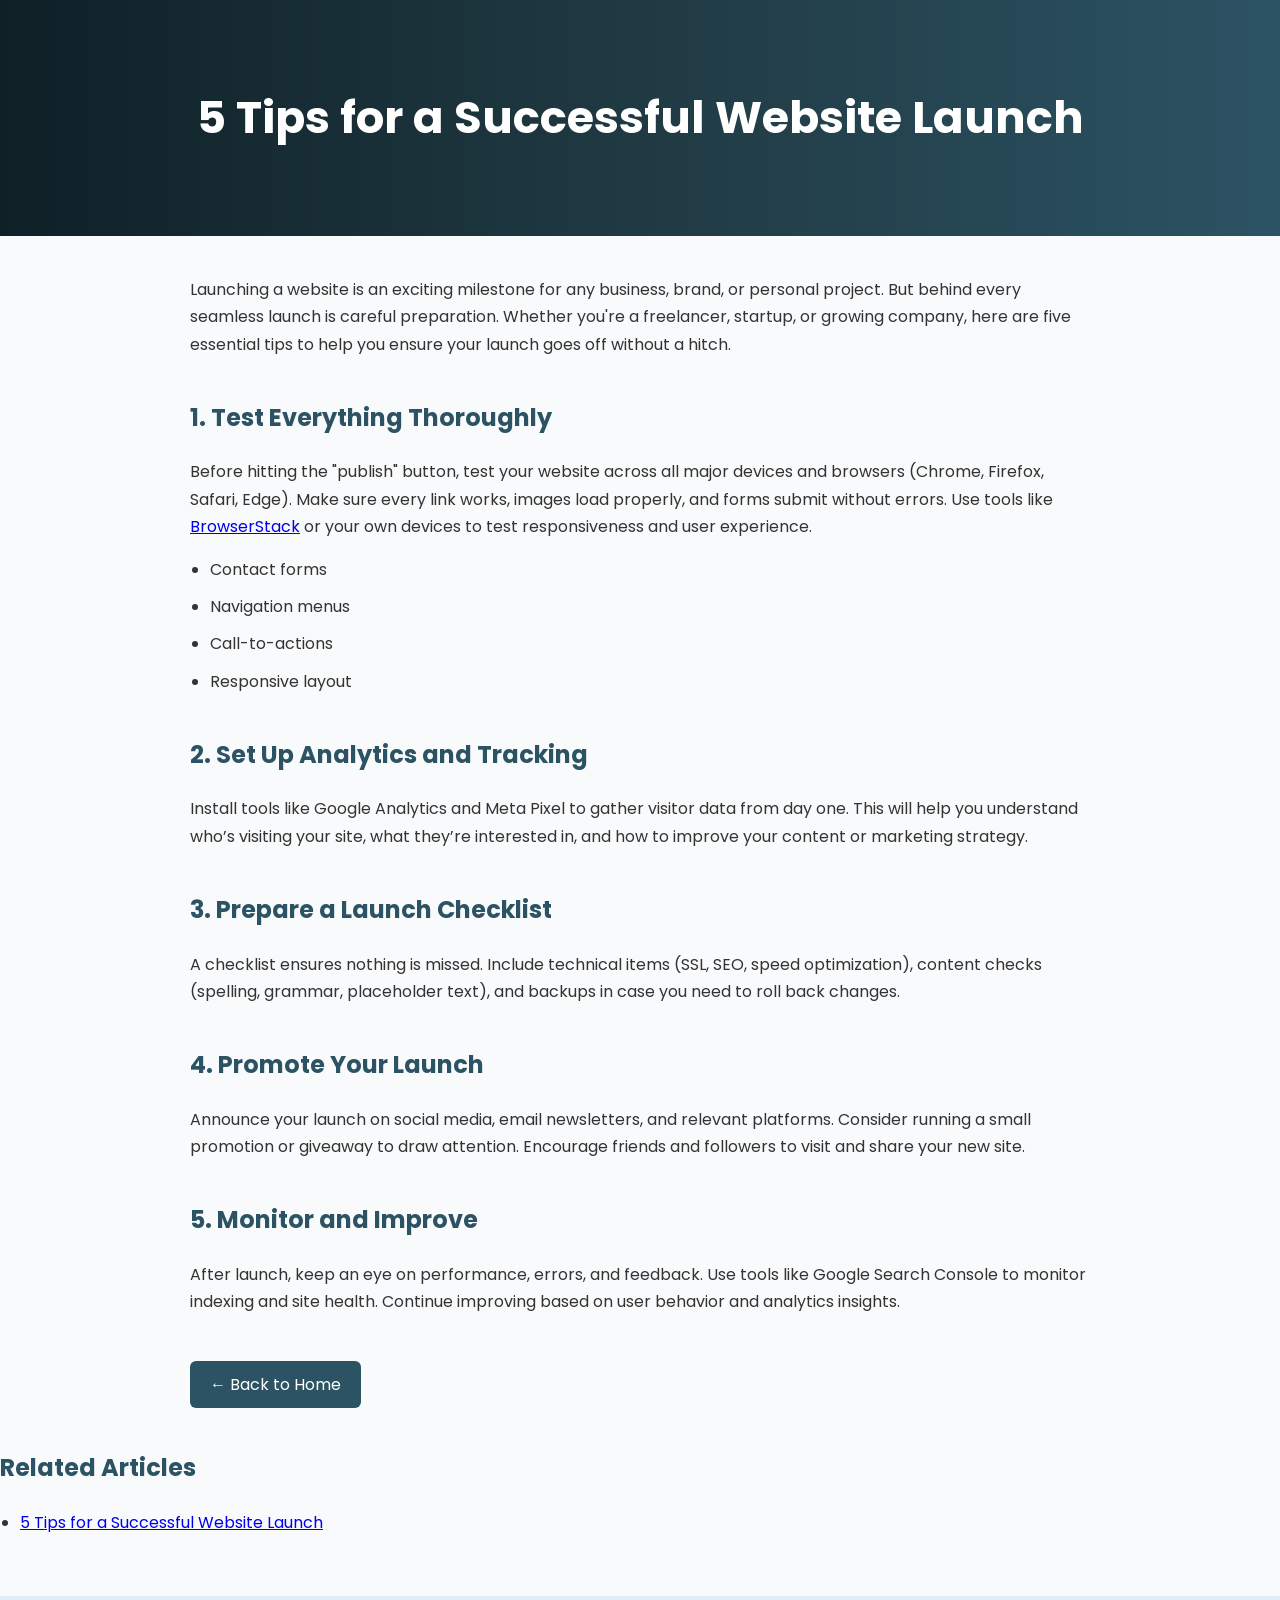
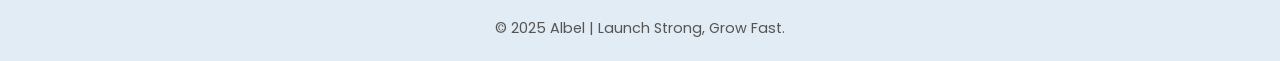
<file: launch-tips.html>
<!DOCTYPE html>
<html lang="en">
<head>
  <meta charset="UTF-8" />
  <meta name="viewport" content="width=device-width, initial-scale=1.0"/>
  <title>5 Tips for a Successful Website Launch</title>
  <link href="https://fonts.googleapis.com/css2?family=Poppins:wght@400;600&display=swap" rel="stylesheet"/>
  <style>
    body {
      margin: 0;
      font-family: 'Poppins', sans-serif;
      background: #f9fafb;
      color: #333;
      line-height: 1.7;
    }

    header {
      background: linear-gradient(to right, #0f2027, #203a43, #2c5364);
      color: white;
      text-align: center;
      padding: 80px 20px;
    }

    header h1 {
      margin: 0;
      font-size: 2.8rem;
    }

    .container {
      max-width: 900px;
      margin: 40px auto;
      padding: 0 20px;
    }

    h2 {
      color: #2c5364;
      margin-top: 40px;
    }

    ul {
      padding-left: 20px;
    }

    li {
      margin-bottom: 10px;
    }

    .tip {
      margin-top: 20px;
    }

    footer {
      text-align: center;
      padding: 20px;
      font-size: 0.9rem;
      background: #e1ecf4;
      color: #555;
      margin-top: 60px;
    }

    a.button {
      display: inline-block;
      margin-top: 30px;
      text-decoration: none;
      padding: 10px 20px;
      background: #2c5364;
      color: #fff;
      border-radius: 6px;
      transition: background 0.3s;
    }

    a.button:hover {
      background: #1a2f3a;
    }
  </style>
</head>
<body>

  <header>
    <h1>5 Tips for a Successful Website Launch</h1>
  </header>

  <div class="container">
    <p>Launching a website is an exciting milestone for any business, brand, or personal project. But behind every seamless launch is careful preparation. Whether you're a freelancer, startup, or growing company, here are five essential tips to help you ensure your launch goes off without a hitch.</p>

    <div class="tip">
      <h2>1. Test Everything Thoroughly</h2>
      <p>Before hitting the "publish" button, test your website across all major devices and browsers (Chrome, Firefox, Safari, Edge). Make sure every link works, images load properly, and forms submit without errors. Use tools like <a href="https://www.browserstack.com/" target="_blank">BrowserStack</a> or your own devices to test responsiveness and user experience.</p>
      <ul>
        <li>Contact forms</li>
        <li>Navigation menus</li>
        <li>Call-to-actions</li>
        <li>Responsive layout</li>
      </ul>
    </div>

    <div class="tip">
      <h2>2. Set Up Analytics and Tracking</h2>
      <p>Install tools like Google Analytics and Meta Pixel to gather visitor data from day one. This will help you understand who’s visiting your site, what they’re interested in, and how to improve your content or marketing strategy.</p>
    </div>

    <div class="tip">
      <h2>3. Prepare a Launch Checklist</h2>
      <p>A checklist ensures nothing is missed. Include technical items (SSL, SEO, speed optimization), content checks (spelling, grammar, placeholder text), and backups in case you need to roll back changes.</p>
    </div>

    <div class="tip">
      <h2>4. Promote Your Launch</h2>
      <p>Announce your launch on social media, email newsletters, and relevant platforms. Consider running a small promotion or giveaway to draw attention. Encourage friends and followers to visit and share your new site.</p>
    </div>

    <div class="tip">
      <h2>5. Monitor and Improve</h2>
      <p>After launch, keep an eye on performance, errors, and feedback. Use tools like Google Search Console to monitor indexing and site health. Continue improving based on user behavior and analytics insights.</p>
    </div>

    <a href="index.html" class="button">← Back to Home</a>
  </div>
  <section id="related-articles">
  <h2>Related Articles</h2>
  <ul id="recommendations"></ul>
</section>

<script>
  const allArticles = [
    { title: "5 Tips for a Successful Website Launch", tags: ["launch", "planning", "strategy"], url: "launch.html" },
    { title: "The Importance of Mobile Optimization", tags: ["mobile", "optimization", "UX"], url: "mobile.html" },
    { title: "How to Choose the Right Domain Name", tags: ["domain", "branding", "strategy"], url: "domain.html" }
  ];

  // Set these based on current article's topic
  const currentTags = ["launch"]; // e.g., for "launch.html"

  const recommendations = allArticles
    .filter(article => article.tags.some(tag => currentTags.includes(tag)))
    .filter(article => !window.location.href.includes(article.url));

  document.getElementById("recommendations").innerHTML =
    recommendations.length > 0
      ? recommendations.map(a => `<li><a href="${a.url}">${a.title}</a></li>`).join("")
      : "<li>No related articles found.</li>";
</script>


  <footer>
    &copy; 2025 Albel | Launch Strong, Grow Fast.
  </footer>

</body>
</html>
</file>
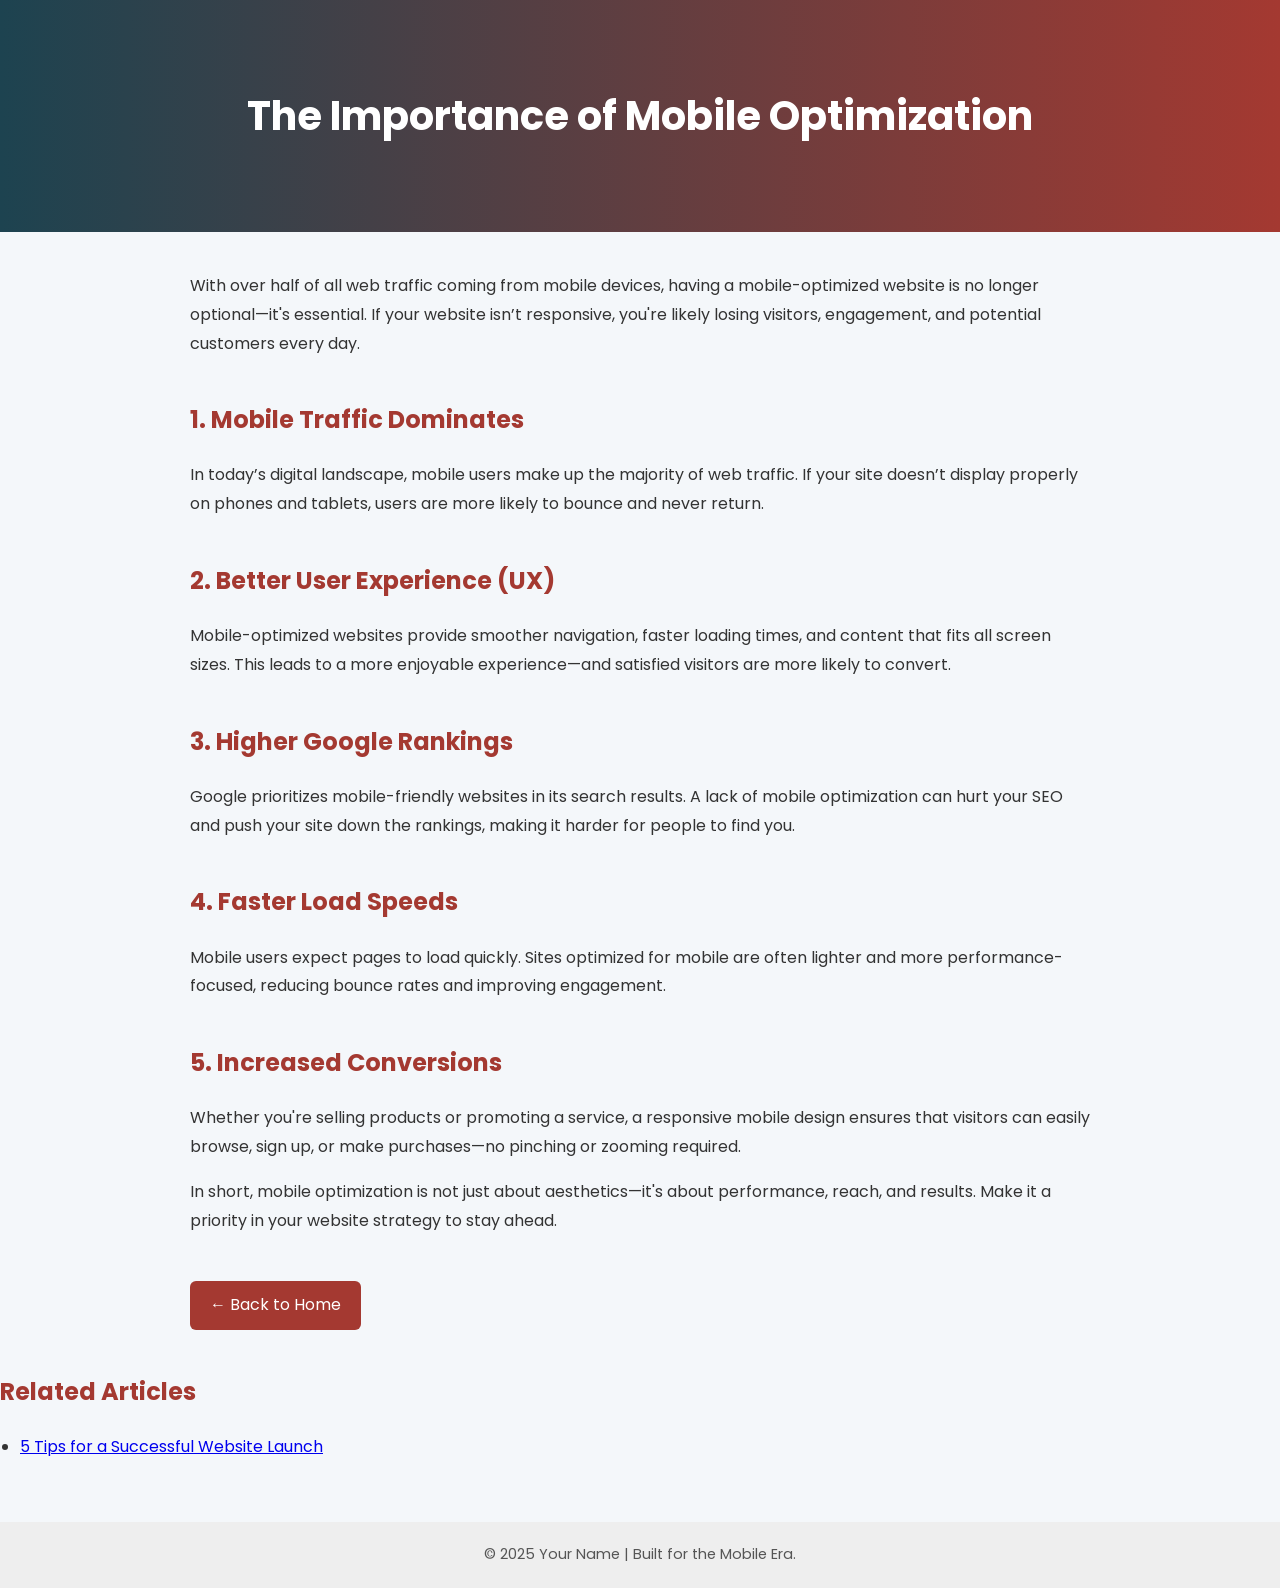
<file: mobile-optimization.html>
<!DOCTYPE html>
<html lang="en">
<head>
  <meta charset="UTF-8" />
  <meta name="viewport" content="width=device-width, initial-scale=1.0"/>
  <title>The Importance of Mobile Optimization</title>
  <link href="https://fonts.googleapis.com/css2?family=Poppins:wght@400;600&display=swap" rel="stylesheet"/>
  <style>
    body {
      margin: 0;
      font-family: 'Poppins', sans-serif;
      background: #f4f7fa;
      color: #333;
      line-height: 1.8;
    }

    header {
      background: linear-gradient(to right, #1d4350, #a43931);
      color: white;
      text-align: center;
      padding: 80px 20px;
    }

    header h1 {
      margin: 0;
      font-size: 2.5rem;
    }

    .container {
      max-width: 900px;
      margin: 40px auto;
      padding: 0 20px;
    }

    h2 {
      color: #a43931;
      margin-top: 40px;
    }

    ul {
      padding-left: 20px;
    }

    li {
      margin-bottom: 10px;
    }

    .section {
      margin-top: 20px;
    }

    footer {
      text-align: center;
      padding: 20px;
      font-size: 0.9rem;
      background: #eee;
      color: #555;
      margin-top: 60px;
    }

    a.button {
      display: inline-block;
      margin-top: 30px;
      text-decoration: none;
      padding: 10px 20px;
      background: #a43931;
      color: #fff;
      border-radius: 6px;
      transition: background 0.3s;
    }

    a.button:hover {
      background: #7a2b22;
    }
  </style>
</head>
<body>

  <header>
    <h1>The Importance of Mobile Optimization</h1>
  </header>

  <div class="container">
    <p>With over half of all web traffic coming from mobile devices, having a mobile-optimized website is no longer optional—it's essential. If your website isn’t responsive, you're likely losing visitors, engagement, and potential customers every day.</p>

    <div class="section">
      <h2>1. Mobile Traffic Dominates</h2>
      <p>In today’s digital landscape, mobile users make up the majority of web traffic. If your site doesn’t display properly on phones and tablets, users are more likely to bounce and never return.</p>
    </div>

    <div class="section">
      <h2>2. Better User Experience (UX)</h2>
      <p>Mobile-optimized websites provide smoother navigation, faster loading times, and content that fits all screen sizes. This leads to a more enjoyable experience—and satisfied visitors are more likely to convert.</p>
    </div>

    <div class="section">
      <h2>3. Higher Google Rankings</h2>
      <p>Google prioritizes mobile-friendly websites in its search results. A lack of mobile optimization can hurt your SEO and push your site down the rankings, making it harder for people to find you.</p>
    </div>

    <div class="section">
      <h2>4. Faster Load Speeds</h2>
      <p>Mobile users expect pages to load quickly. Sites optimized for mobile are often lighter and more performance-focused, reducing bounce rates and improving engagement.</p>
    </div>

    <div class="section">
      <h2>5. Increased Conversions</h2>
      <p>Whether you're selling products or promoting a service, a responsive mobile design ensures that visitors can easily browse, sign up, or make purchases—no pinching or zooming required.</p>
    </div>

    <p>In short, mobile optimization is not just about aesthetics—it's about performance, reach, and results. Make it a priority in your website strategy to stay ahead.</p>

    <a href="index.html" class="button">← Back to Home</a>
  </div>

    <section id="related-articles">
  <h2>Related Articles</h2>
  <ul id="recommendations"></ul>
</section>

<script>
  const allArticles = [
    { title: "5 Tips for a Successful Website Launch", tags: ["launch", "planning", "strategy"], url: "launch.html" },
    { title: "The Importance of Mobile Optimization", tags: ["mobile", "optimization", "UX"], url: "mobile.html" },
    { title: "How to Choose the Right Domain Name", tags: ["domain", "branding", "strategy"], url: "domain.html" }
  ];

  // Set these based on current article's topic
  const currentTags = ["launch"]; // e.g., for "launch.html"

  const recommendations = allArticles
    .filter(article => article.tags.some(tag => currentTags.includes(tag)))
    .filter(article => !window.location.href.includes(article.url));

  document.getElementById("recommendations").innerHTML =
    recommendations.length > 0
      ? recommendations.map(a => `<li><a href="${a.url}">${a.title}</a></li>`).join("")
      : "<li>No related articles found.</li>";
</script>


  <footer>
    &copy; 2025 Your Name | Built for the Mobile Era.
  </footer>

</body>
</html>
</file>
<file: styles.css>
:root {
  --ink: #e9edf7;
  --muted: #9da6ba;
  --line: rgba(215, 223, 245, .14);
  --panel: #151d35;
  --panel-2: #1b2745;
  --night: #0a0e1b;
  --lime: #c1e86c;
  --violet: #9a7aff;
  --mono: "DM Mono", monospace;
}

* {
  box-sizing: border-box;
}

html {
  scroll-behavior: smooth;
}

body {
  margin: 0;
  background: var(--night);
  color: var(--ink);
  font-family: "Manrope", sans-serif;
  line-height: 1.6;
}

a {
  color: inherit;
  text-decoration: none;
}

button {
  font: inherit;
}

.skip-link {
  position: absolute;
  left: 1rem;
  top: -4rem;
  background: var(--lime);
  color: #101515;
  padding: .5rem 1rem;
  z-index: 20;
}

.skip-link:focus {
  top: 1rem;
}

.site-header {
  align-items: center;
  background: rgba(10, 14, 27, .88);
  border-bottom: 1px solid var(--line);
  display: flex;
  justify-content: space-between;
  padding: 1.15rem clamp(1.25rem, 5vw, 4.5rem);
  position: sticky;
  top: 0;
  z-index: 10;
  backdrop-filter: blur(18px);
}

.brand {
  align-items: center;
  display: flex;
  font-weight: 800;
  gap: .7rem;
  letter-spacing: .15em;
}

.brand-mark {
  align-items: center;
  background: linear-gradient(135deg, var(--lime), #5ec4a4);
  border-radius: 50%;
  color: #10151c;
  display: grid;
  font-size: .85rem;
  height: 2rem;
  place-items: center;
  width: 2rem;
}

.brand-dot {
  color: var(--lime);
}

nav {
  align-items: center;
  display: flex;
  gap: clamp(1rem, 3vw, 3rem);
}

nav a {
  color: var(--muted);
  font-size: .9rem;
  transition: color .2s ease;
}

nav a:hover,
nav a:focus-visible {
  color: var(--ink);
}

nav .nav-cta {
  background: var(--violet);
  border-radius: 2rem;
  color: white;
  padding: .55rem 1.2rem;
}

.language-toggle {
  background: transparent;
  border: 1px solid var(--line);
  border-radius: 2rem;
  color: var(--lime);
  cursor: pointer;
  font-family: var(--mono);
  font-size: .68rem;
  height: 2.2rem;
  min-width: 2.2rem;
  padding: 0 .65rem;
}

.language-toggle:hover,
.language-toggle:focus-visible {
  border-color: var(--lime);
}

.hero {
  border-bottom: 1px solid var(--line);
  display: grid;
  grid-template-columns: minmax(0, 1fr) minmax(280px, .75fr);
  min-height: 720px;
  padding: clamp(5rem, 10vw, 9rem) clamp(1.25rem, 8vw, 8rem) 2rem;
  position: relative;
}

.hero-copy {
  max-width: 700px;
  position: relative;
  z-index: 1;
}

.eyebrow {
  align-items: center;
  color: var(--lime);
  display: flex;
  font-family: var(--mono);
  font-size: .7rem;
  gap: .8rem;
  letter-spacing: .1em;
  margin: 0 0 1.4rem;
  text-transform: uppercase;
}

.eyebrow-line {
  background: currentColor;
  display: inline-block;
  height: 1px;
  opacity: .8;
  width: 3rem;
}

h1,
h2,
h3,
p {
  margin-top: 0;
}

h1,
h2 {
  font-weight: 700;
  letter-spacing: -.06em;
  line-height: 1.02;
}

h1 {
  font-size: clamp(3.5rem, 8vw, 7.6rem);
  margin-bottom: 1.8rem;
}

h2 {
  font-size: clamp(2.5rem, 5vw, 5rem);
  margin-bottom: 1.2rem;
}

h1 em,
h2 em {
  color: var(--lime);
  font-style: normal;
}

.hero-intro {
  color: var(--muted);
  font-size: 1.08rem;
  max-width: 450px;
}

.hero-actions {
  display: flex;
  flex-wrap: wrap;
  gap: 1rem;
  margin: 2.4rem 0 5rem;
}

.button {
  border: 1px solid var(--line);
  border-radius: 2rem;
  display: inline-flex;
  gap: 1.5rem;
  padding: .8rem 1.25rem;
  transition: transform .2s ease, background .2s ease;
}

.button:hover {
  transform: translateY(-2px);
}

.button-primary {
  background: var(--lime);
  border-color: var(--lime);
  color: #152014;
  font-weight: 700;
}

.button-quiet {
  color: var(--ink);
}

.stats {
  border-top: 1px solid var(--line);
  display: flex;
  gap: clamp(1rem, 5vw, 4.5rem);
  list-style: none;
  margin: 0;
  padding: 1.5rem 0 0;
}

.stats li {
  align-items: center;
  display: flex;
  gap: .7rem;
}

.stats strong {
  color: var(--lime);
  font-family: var(--mono);
  font-size: 1.4rem;
}

.stats span {
  color: var(--muted);
  font-size: .7rem;
  line-height: 1.4;
}

.hero-art {
  align-items: center;
  background: radial-gradient(circle at 55% 40%, rgba(193, 232, 108, .8), transparent 8%), radial-gradient(circle at 55% 40%, #4b9990, #263c5a 34%, transparent 64%);
  display: flex;
  justify-content: center;
  min-height: 410px;
  overflow: hidden;
  position: relative;
}

.art-orbit {
  animation: hero-orbit-wide 8s linear infinite;
  border: 1px solid rgba(193, 232, 108, .55);
  border-radius: 50%;
  height: 260px;
  position: absolute;
  transform: rotate(-35deg);
  width: 470px;
}

.art-orbit::after {
  background: var(--lime);
  border-radius: 50%;
  box-shadow: 0 0 18px 5px rgba(193, 232, 108, .8);
  content: "";
  height: 12px;
  left: 50%;
  position: absolute;
  top: -6px;
  width: 12px;
}

.orbit-two {
  animation: hero-orbit-tall 6s linear infinite;
  border-color: rgba(185, 157, 255, .65);
  height: 410px;
  transform: rotate(45deg);
  width: 230px;
}

.orbit-two::after {
  background: #ba9dff;
  box-shadow: 0 0 18px 5px rgba(154, 122, 255, .8);
}

.art-core {
  align-items: center;
  animation: hero-core-pulse 2s ease-in-out infinite;
  background: #d7ed92;
  border-radius: 50%;
  box-shadow: 0 0 80px rgba(193, 232, 108, .8);
  color: #1c3e38;
  display: flex;
  font-size: 2rem;
  height: 110px;
  justify-content: center;
  width: 110px;
}

@keyframes hero-orbit-wide {
  from {
    transform: rotate(-35deg);
  }

  to {
    transform: rotate(325deg);
  }
}

@keyframes hero-orbit-tall {
  from {
    transform: rotate(45deg);
  }

  to {
    transform: rotate(405deg);
  }
}

@keyframes hero-core-pulse {

  0%,
  100% {
    box-shadow: 0 0 55px rgba(193, 232, 108, .65);
    transform: scale(.9);
  }

  50% {
    box-shadow: 0 0 120px rgba(193, 232, 108, .95);
    transform: scale(1.12);
  }
}

.art-label {
  color: #d7ed92;
  font-family: var(--mono);
  font-size: .62rem;
  letter-spacing: .12em;
  position: absolute;
}

.label-top {
  right: 3%;
  top: 20%;
}

.label-bottom {
  bottom: 17%;
  left: 2%;
}

.scroll-cue {
  align-items: center;
  bottom: 2rem;
  color: var(--muted);
  display: flex;
  font-family: var(--mono);
  font-size: .65rem;
  gap: .6rem;
  position: absolute;
  right: 8%;
  text-transform: uppercase;
}

.scroll-cue span {
  color: var(--lime);
  font-size: 1.2rem;
}

.section {
  margin: auto;
  max-width: 1440px;
  padding: clamp(5rem, 10vw, 9rem) clamp(1.25rem, 5vw, 4.5rem);
}

.section-heading {
  align-items: end;
  display: flex;
  justify-content: space-between;
  margin-bottom: 3rem;
}

.section-heading.compact {
  margin-bottom: 4rem;
}

.section-lede {
  color: var(--muted);
  max-width: 340px;
}

.why-section {
  border-top: 1px solid var(--line);
}

.why-intro {
  align-items: end;
  display: flex;
  justify-content: space-between;
  margin-bottom: 3rem;
}

.why-grid {
  display: grid;
  gap: 1px;
  grid-template-columns: repeat(3, 1fr);
}

.why-grid article {
  background: var(--panel);
  border: 1px solid var(--line);
  min-height: 280px;
  padding: 1.6rem;
}

.why-grid article:first-child {
  border-radius: 1rem 0 0 1rem;
}

.why-grid article:last-child {
  border-radius: 0 1rem 1rem 0;
}

.why-number {
  color: var(--lime);
  font-family: var(--mono);
  font-size: .7rem;
}

.why-icon {
  color: var(--lime);
  font-size: 2.3rem;
  margin: 2.2rem 0 1rem;
}

.why-grid h3 {
  font-size: 1.2rem;
  margin-bottom: .55rem;
}

.why-grid p {
  color: var(--muted);
  font-size: .9rem;
  max-width: 340px;
}

.filter-row {
  display: flex;
  gap: .5rem;
  margin-bottom: 1.5rem;
}

.filter-button {
  background: transparent;
  border: 1px solid var(--line);
  border-radius: 2rem;
  color: var(--muted);
  cursor: pointer;
  padding: .45rem .9rem;
}

.filter-button.active,
.filter-button:hover {
  background: var(--lime);
  border-color: var(--lime);
  color: #162013;
}

.project-grid {
  display: grid;
  gap: 1.5rem;
  grid-template-columns: repeat(3, minmax(0, 1fr));
}

.project-card {
  background: var(--panel);
  border: 1px solid var(--line);
  border-radius: 1.25rem;
  min-width: 0;
  overflow: hidden;
  transition: border-color .2s ease, transform .2s ease;
}

.project-card:hover {
  border-color: rgba(193, 232, 108, .55);
  transform: translateY(-4px);
}

.project-visual {
  align-items: center;
  display: flex;
  height: 220px;
  justify-content: center;
  overflow: hidden;
  position: relative;
}

.visual-network {
  background: radial-gradient(circle at 50% 48%, #285a68, #172b45 60%, #152038);
}

.visual-network::before,
.visual-network::after {
  background: rgba(162, 226, 194, .45);
  content: "";
  height: 1px;
  left: 15%;
  position: absolute;
  top: 50%;
  transform: rotate(24deg);
  width: 70%;
}

.visual-network::after {
  transform: rotate(-25deg);
}

.network-node {
  background: var(--lime);
  border: 5px solid rgba(193, 232, 108, .22);
  border-radius: 50%;
  height: 20px;
  position: absolute;
  width: 20px;
  z-index: 1;
}

.node-one {
  left: 21%;
  top: 30%;
}

.node-two {
  right: 24%;
  top: 31%;
}

.node-three {
  bottom: 25%;
  left: 47%;
}

.node-four {
  bottom: 34%;
  right: 17%;
}

.network-chart {
  align-items: end;
  background: rgba(9, 16, 30, .76);
  border: 1px solid var(--line);
  border-radius: .6rem;
  bottom: 1rem;
  display: flex;
  gap: 5px;
  height: 58px;
  padding: 8px;
  position: absolute;
  right: 1rem;
  width: 105px;
}

.network-chart span {
  background: #73cfad;
  flex: 1;
  height: 35%;
}

.network-chart span:nth-child(2) {
  height: 72%;
}

.network-chart span:nth-child(3) {
  height: 48%;
}

.network-chart span:nth-child(4) {
  height: 85%;
}

.network-chart span:nth-child(5) {
  height: 57%;
}

.network-chart span:nth-child(6) {
  height: 95%;
}

.visual-network b,
.visual-delivery b {
  bottom: 1.2rem;
  color: rgba(255, 255, 255, .7);
  font-family: var(--mono);
  font-size: .58rem;
  left: 1.2rem;
  position: absolute;
}

.visual-mwalimu {
  align-items: flex-start;
  background: radial-gradient(circle at 78% 24%, rgba(181, 129, 255, .4), transparent 28%), linear-gradient(135deg, #322453, #181c37 70%);
  flex-direction: column;
  padding: 1.8rem;
}

.mwalimu-spark {
  color: #d7bcff;
  font-size: 1.5rem;
}

.mwalimu-label {
  color: #c8b4ef;
  font-family: var(--mono);
  font-size: .53rem;
  letter-spacing: .12em;
  margin-top: .8rem;
}

.visual-mwalimu strong {
  font-size: 2.3rem;
  letter-spacing: -.08em;
  line-height: 1.1;
}

.visual-mwalimu strong span {
  color: #c7a6ff;
}

.mwalimu-prompt {
  align-items: center;
  background: rgba(255, 255, 255, .1);
  border: 1px solid rgba(255, 255, 255, .15);
  border-radius: .5rem;
  color: #d5cee5;
  display: flex;
  font-size: .62rem;
  justify-content: space-between;
  margin-top: 1rem;
  padding: .55rem .7rem;
  width: 100%;
}

.mwalimu-prompt b {
  background: #b690fa;
  border-radius: 50%;
  color: #20183a;
  padding: .15rem .3rem;
}

.visual-delivery {
  background: radial-gradient(ellipse at 70% 20%, #577e63, transparent 38%), linear-gradient(135deg, #193c3b, #1b2840);
}

.delivery-path {
  border: 2px dashed rgba(193, 232, 108, .6);
  border-left-color: transparent;
  border-radius: 50%;
  height: 110px;
  position: absolute;
  transform: rotate(-24deg);
  width: 190px;
}

.delivery-pin {
  align-items: center;
  background: var(--lime);
  border-radius: 50%;
  color: #183a32;
  display: flex;
  height: 34px;
  justify-content: center;
  position: absolute;
  width: 34px;
}

.pin-start {
  left: 22%;
  top: 32%;
}

.pin-end {
  right: 22%;
  top: 47%;
}

.delivery-package {
  align-items: center;
  background: #d7b78a;
  border-radius: .45rem;
  color: #583f2b;
  display: flex;
  font-size: 1.5rem;
  height: 47px;
  justify-content: center;
  left: 47%;
  position: absolute;
  top: 25%;
  width: 47px;
}

.visual-delivery b {
  bottom: 1rem;
}

.project-body {
  padding: 1.5rem;
}

.project-meta {
  color: var(--lime);
  display: flex;
  font-family: var(--mono);
  font-size: .63rem;
  justify-content: space-between;
  text-transform: uppercase;
}

.project-card h3 {
  font-size: 1.65rem;
  letter-spacing: -.05em;
  margin: 1.4rem 0 .5rem;
}

.project-card p {
  color: var(--muted);
  font-size: .9rem;
  max-width: 430px;
}

.tags,
.stack-list {
  display: flex;
  flex-wrap: wrap;
  gap: .5rem;
}

.tags span {
  background: #202b47;
  border-radius: .35rem;
  color: #c3ccdf;
  font-family: var(--mono);
  font-size: .68rem;
  padding: .35rem .55rem;
}

.text-link {
  display: inline-flex;
  font-weight: 700;
  gap: .8rem;
  margin-top: 1.5rem;
}

.text-link:hover {
  color: var(--lime);
}

.services-section {
  border-top: 1px solid var(--line);
}

.service-grid {
  display: grid;
  gap: 1px;
  grid-template-columns: repeat(3, 1fr);
}

.service-grid article {
  background: var(--panel);
  border: 1px solid var(--line);
  min-height: 300px;
  padding: 1.6rem;
  position: relative;
}

.service-grid article:first-child {
  border-radius: 1rem 0 0 1rem;
}

.service-grid article:last-child {
  border-radius: 0 1rem 1rem 0;
}

.service-number {
  color: var(--lime);
  font-family: var(--mono);
  font-size: .7rem;
}

.service-icon {
  color: var(--lime);
  font-size: 2.3rem;
  margin: 2.2rem 0 1rem;
}

.service-grid h3 {
  font-size: 1.2rem;
}

.service-grid p,
.about-copy p {
  color: var(--muted);
  font-size: .9rem;
}

.about-section {
  align-items: start;
  border-top: 1px solid var(--line);
  display: grid;
  gap: 6rem;
  grid-template-columns: 1fr 1fr;
}

.about-copy {
  padding-top: 3.5rem;
}

.about-copy p {
  font-size: 1.05rem;
  line-height: 1.8;
  max-width: 470px;
}

.headshot-frame {
  aspect-ratio: 4 / 3;
  border: 1px solid var(--line);
  border-radius: 1rem;
  margin-bottom: 1.5rem;
  max-width: 470px;
  overflow: hidden;
}

.headshot-frame img {
  height: 100%;
  object-fit: cover;
  width: 100%;
}

.cloud-section,
.products-section,
.process-section {
  border-top: 1px solid var(--line);
}

.cloud-grid,
.product-grid {
  display: grid;
  gap: 1rem;
  grid-template-columns: repeat(4, 1fr);
}

.cloud-grid article,
.product-grid article {
  background: var(--panel);
  border: 1px solid var(--line);
  border-radius: 1rem;
  padding: 1.5rem;
}

.cloud-icon {
  align-items: center;
  background: rgba(193, 232, 108, .12);
  border: 1px solid rgba(193, 232, 108, .35);
  border-radius: .65rem;
  color: var(--lime);
  display: inline-flex;
  font-family: var(--mono);
  font-size: .72rem;
  height: 3.2rem;
  justify-content: center;
  padding: 0 .7rem;
}

.cloud-grid h3,
.product-grid h3 {
  margin: 1.2rem 0 .5rem;
}

.cloud-grid p,
.product-grid p,
.process-grid p {
  color: var(--muted);
  font-size: .88rem;
}

.product-grid {
  grid-template-columns: repeat(3, 1fr);
}

.product-status {
  color: var(--lime);
  font-family: var(--mono);
  font-size: .68rem;
  text-transform: uppercase;
}

.process-grid {
  display: grid;
  gap: 1rem;
  grid-template-columns: repeat(4, 1fr);
  list-style: none;
  margin: 0;
  padding: 0;
}

.process-grid li {
  border-top: 1px solid var(--lime);
  padding-top: 1.1rem;
}

.process-grid li>span {
  color: var(--lime);
  font-family: var(--mono);
  font-size: .68rem;
}

.process-grid h3 {
  margin: 1.1rem 0 .35rem;
}

.starting-price {
  align-items: baseline;
  border: 1px solid var(--line);
  border-radius: 1rem;
  display: flex;
  flex-wrap: wrap;
  gap: 1rem;
  margin: 2.5rem 0 0;
  padding: 1.25rem 1.5rem;
}

.starting-price span,
.starting-price small {
  color: var(--muted);
}

.starting-price strong {
  color: var(--lime);
  font-size: 1.5rem;
}

.stack-section {
  padding-top: 0;
}

.skills-grid {
  display: grid;
  gap: 1rem;
  grid-template-columns: repeat(2, minmax(0, 1fr));
}

.skill-card {
  background: var(--panel);
  border: 1px solid var(--line);
  border-radius: 1rem;
  min-height: 190px;
  padding: 1.5rem;
}

.skill-card h3 {
  font-size: 1.3rem;
  margin: .8rem 0 1rem;
}

.skill-card .tags {
  gap: .55rem;
}

.contact-section {
  align-items: end;
  background: linear-gradient(125deg, #273d5c, #123f3d 70%, #466e58);
  display: flex;
  justify-content: space-between;
  padding: clamp(4rem, 8vw, 7rem) clamp(1.25rem, 8vw, 8rem);
}

.contact-section h2 {
  font-size: clamp(2.8rem, 6vw, 6rem);
}

.contact-section>div>p:last-child {
  color: #cad7d4;
  max-width: 430px;
}

.button-light {
  background: var(--lime);
  border-color: var(--lime);
  color: #162013;
  font-weight: 700;
  white-space: nowrap;
}

.contact-section .eyebrow {
  color: #d8f78b;
}

.contact-direct {
  display: block;
  font-weight: 700;
  margin-top: 1rem;
  text-decoration: underline;
  text-decoration-color: rgba(193, 232, 108, .55);
  text-underline-offset: .35rem;
}

.direct-contact {
  display: grid;
  gap: .75rem;
  margin: 1.5rem 0;
}

.direct-contact a {
  color: var(--lime);
  font-weight: 700;
}

.form-success {
  background: rgba(193, 232, 108, .12);
  border: 1px solid rgba(193, 232, 108, .4);
  border-radius: .55rem;
  color: #dff7a7;
  margin: 0 0 1.5rem;
  padding: .8rem 1rem;
}

footer {
  align-items: center;
  color: var(--muted);
  display: flex;
  font-family: var(--mono);
  font-size: .65rem;
  justify-content: space-between;
  padding: 2rem clamp(1.25rem, 5vw, 4.5rem);
}

footer>span:first-child {
  color: var(--ink);
  font-family: "Manrope", sans-serif;
  font-weight: 800;
  letter-spacing: .15em;
}

footer a:hover {
  color: var(--lime);
}

@media (max-width: 800px) {
  nav a:not(.nav-cta) {
    display: none;
  }

  .hero {
    display: block;
    min-height: auto;
    padding-top: 5rem;
  }

  .hero-art {
    margin: 4rem -1.25rem 5rem;
    min-height: 300px;
  }

  .scroll-cue {
    bottom: 1rem;
  }

  .stats {
    gap: 1rem;
    justify-content: space-between;
  }

  .stats li {
    align-items: start;
    flex-direction: column;
    gap: .2rem;
  }

  .stats strong {
    font-size: 1.2rem;
  }

  .section-heading,
  .why-intro,
  .about-section,
  .contact-section {
    display: block;
  }

  .section-lede {
    margin-top: 2rem;
  }

  .project-grid,
  .why-grid,
  .service-grid {
    grid-template-columns: 1fr;
  }

  .skills-grid {
    grid-template-columns: 1fr;
  }

  .service-grid article:first-child,
  .why-grid article:first-child,
  .service-grid article:last-child {
    border-radius: 0;
  }

  .service-grid article:first-child {
    border-radius: 1rem 1rem 0 0;
  }

  .why-grid article:first-child {
    border-radius: 1rem 1rem 0 0;
  }

  .service-grid article:last-child {
    border-radius: 0 0 1rem 1rem;
  }

  .why-grid article:last-child {
    border-radius: 0 0 1rem 1rem;
  }

  .about-copy {
    padding-top: 1rem;
  }

  .contact-section .button {
    margin-top: 2rem;
  }

  footer {
    align-items: start;
    flex-direction: column;
    gap: 1rem;
  }
}

@media (max-width: 1050px) and (min-width: 801px) {
  .project-grid {
    grid-template-columns: repeat(2, minmax(0, 1fr));
  }
}

@media (max-width: 460px) {
  h1 {
    font-size: 3.4rem;
  }

  .hero-actions {
    align-items: stretch;
    flex-direction: column;
  }

  .button {
    justify-content: space-between;
  }

  .stats {
    gap: .5rem;
  }

  .stats span {
    font-size: .6rem;
  }

  .project-visual {
    height: 210px;
  }
}

.contact-page {
  align-items: center;
  display: grid;
  gap: clamp(3rem, 8vw, 8rem);
  grid-template-columns: minmax(0, .9fr) minmax(320px, 1.1fr);
  margin: auto;
  max-width: 1280px;
  min-height: calc(100vh - 150px);
  padding: clamp(4rem, 8vw, 7rem) clamp(1.25rem, 8vw, 8rem);
}

.contact-page-intro h1 {
  font-size: clamp(3.5rem, 7vw, 6.5rem);
}

.contact-page-intro>p:not(.eyebrow) {
  color: var(--muted);
  max-width: 390px;
}

.contact-page-intro .text-link {
  margin-top: 1.2rem;
}

.social-block {
  margin-top: 2rem;
}

.social-label {
  color: #dce5e2;
  font-family: var(--mono);
  font-size: .68rem;
  letter-spacing: .04em;
  margin: 0 0 .75rem;
}

.social-label span {
  color: var(--lime);
  margin-left: .35rem;
}

.social-links {
  align-items: center;
  display: flex;
  flex-wrap: wrap;
  gap: .65rem;
  list-style: none;
  margin: 0;
  padding: 0;
}

.social-link {
  align-items: center;
  border: 1px solid rgba(255, 255, 255, .28);
  border-radius: 50%;
  color: #e9f2ec;
  display: inline-flex;
  height: 2.65rem;
  justify-content: center;
  transition: background .2s ease, border-color .2s ease, color .2s ease, transform .2s ease;
  width: 2.65rem;
}

.social-link:hover,
.social-link:focus-visible {
  background: var(--lime);
  border-color: var(--lime);
  color: #172019;
  transform: translateY(-2px);
}

.social-link svg {
  fill: none;
  height: 1.15rem;
  stroke: currentColor;
  stroke-linecap: round;
  stroke-linejoin: round;
  stroke-width: 1.8;
  width: 1.15rem;
}

.social-links li:first-child svg,
.social-links li:last-child svg {
  fill: currentColor;
  stroke: none;
}

.contact-form {
  background: var(--panel);
  border: 1px solid var(--line);
  border-radius: 1.25rem;
  display: flex;
  flex-direction: column;
  padding: clamp(1.5rem, 4vw, 3rem);
}

.contact-form label {
  color: var(--ink);
  font-size: .82rem;
  font-weight: 700;
  margin: 0 0 .45rem;
}

.contact-form input,
.contact-form textarea {
  background: #0e1426;
  border: 1px solid var(--line);
  border-radius: .55rem;
  color: var(--ink);
  font: inherit;
  margin: 0 0 1.4rem;
  outline: none;
  padding: .85rem 1rem;
  resize: vertical;
  width: 100%;
}

.contact-form input::placeholder,
.contact-form textarea::placeholder {
  color: #78839a;
}

.contact-form input:focus,
.contact-form textarea:focus {
  border-color: var(--lime);
  box-shadow: 0 0 0 3px rgba(193, 232, 108, .12);
}

.contact-form button {
  align-self: flex-start;
  cursor: pointer;
  font: inherit;
}

@media (max-width: 800px) {
  .contact-page {
    display: block;
    min-height: auto;
    padding-bottom: 5rem;
    padding-top: 4rem;
  }

  .contact-page-intro {
    margin-bottom: 3rem;
  }

  .cloud-grid,
  .product-grid,
  .process-grid {
    grid-template-columns: 1fr;
  }

  .contact-form {
    padding: 1.5rem;
  }
}

@media (prefers-reduced-motion: reduce) {

  .art-orbit,
  .art-core {
    animation: none;
  }
}
</file>
